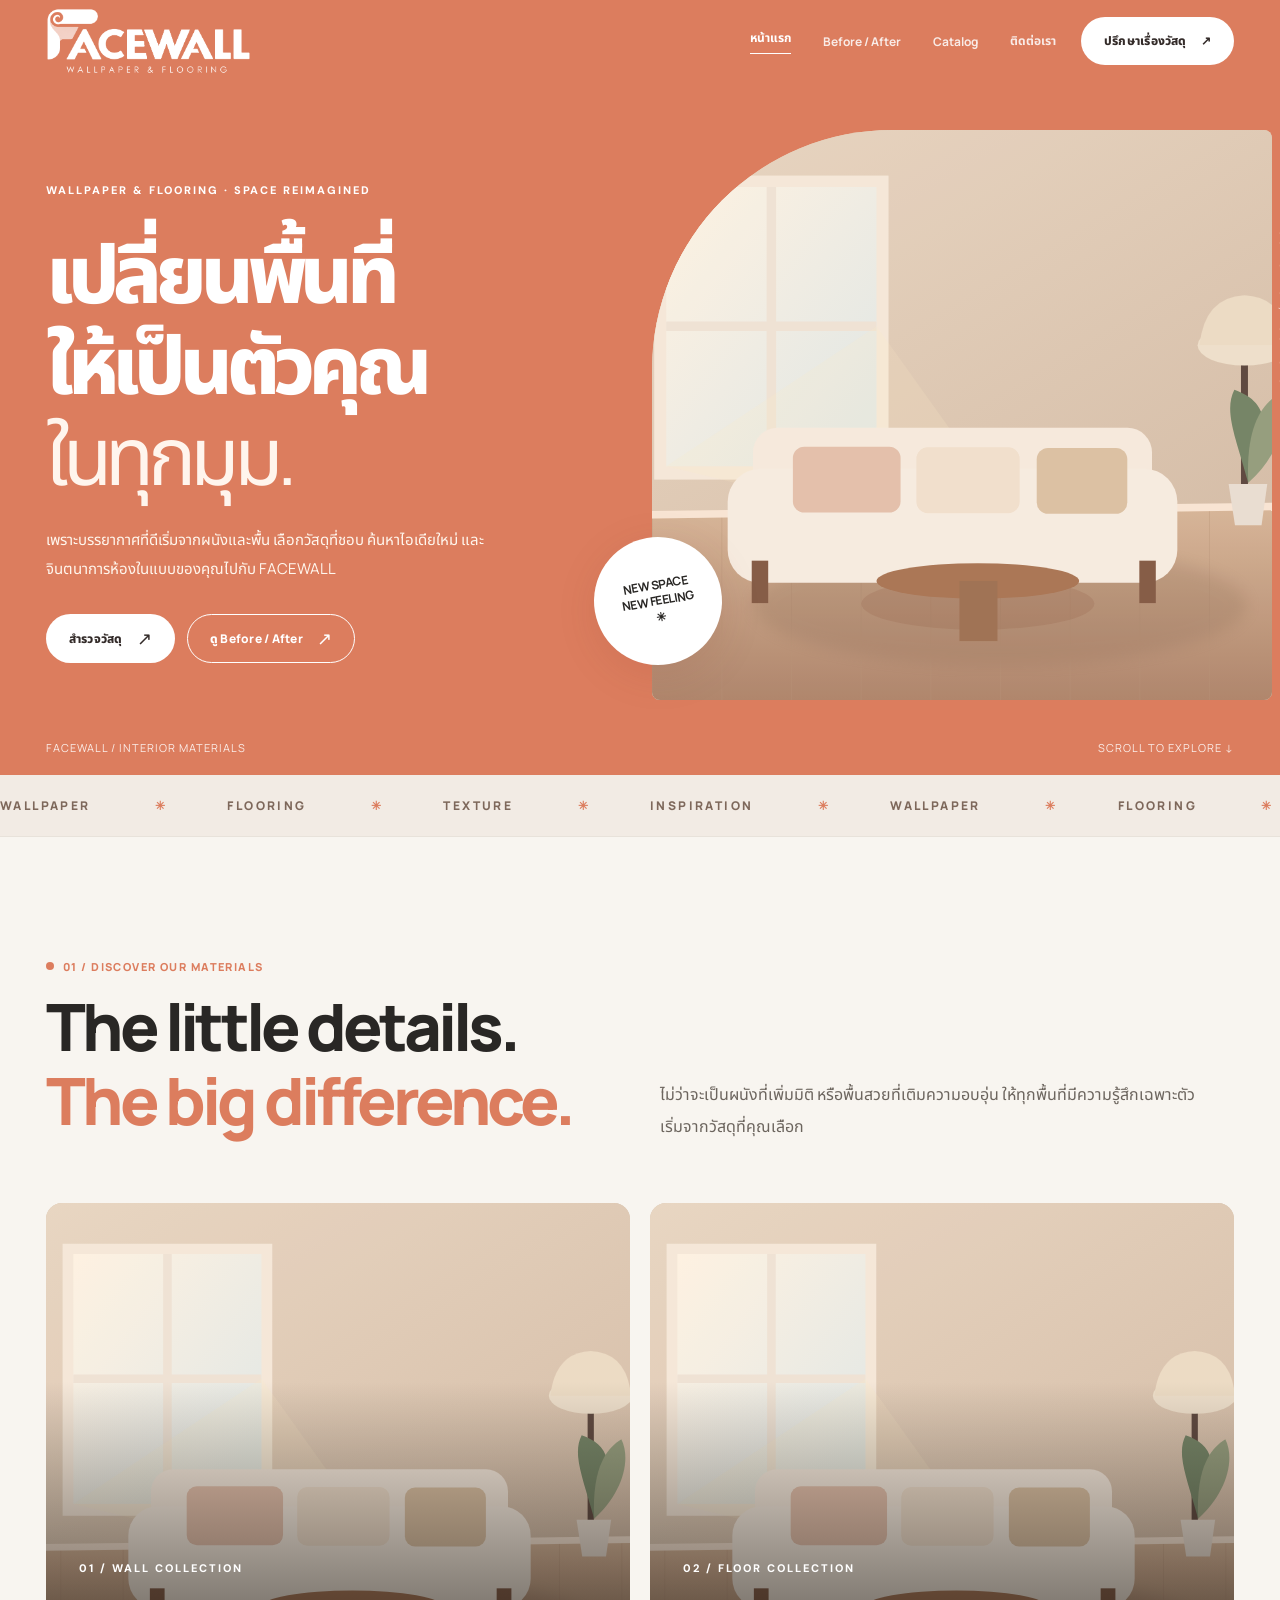
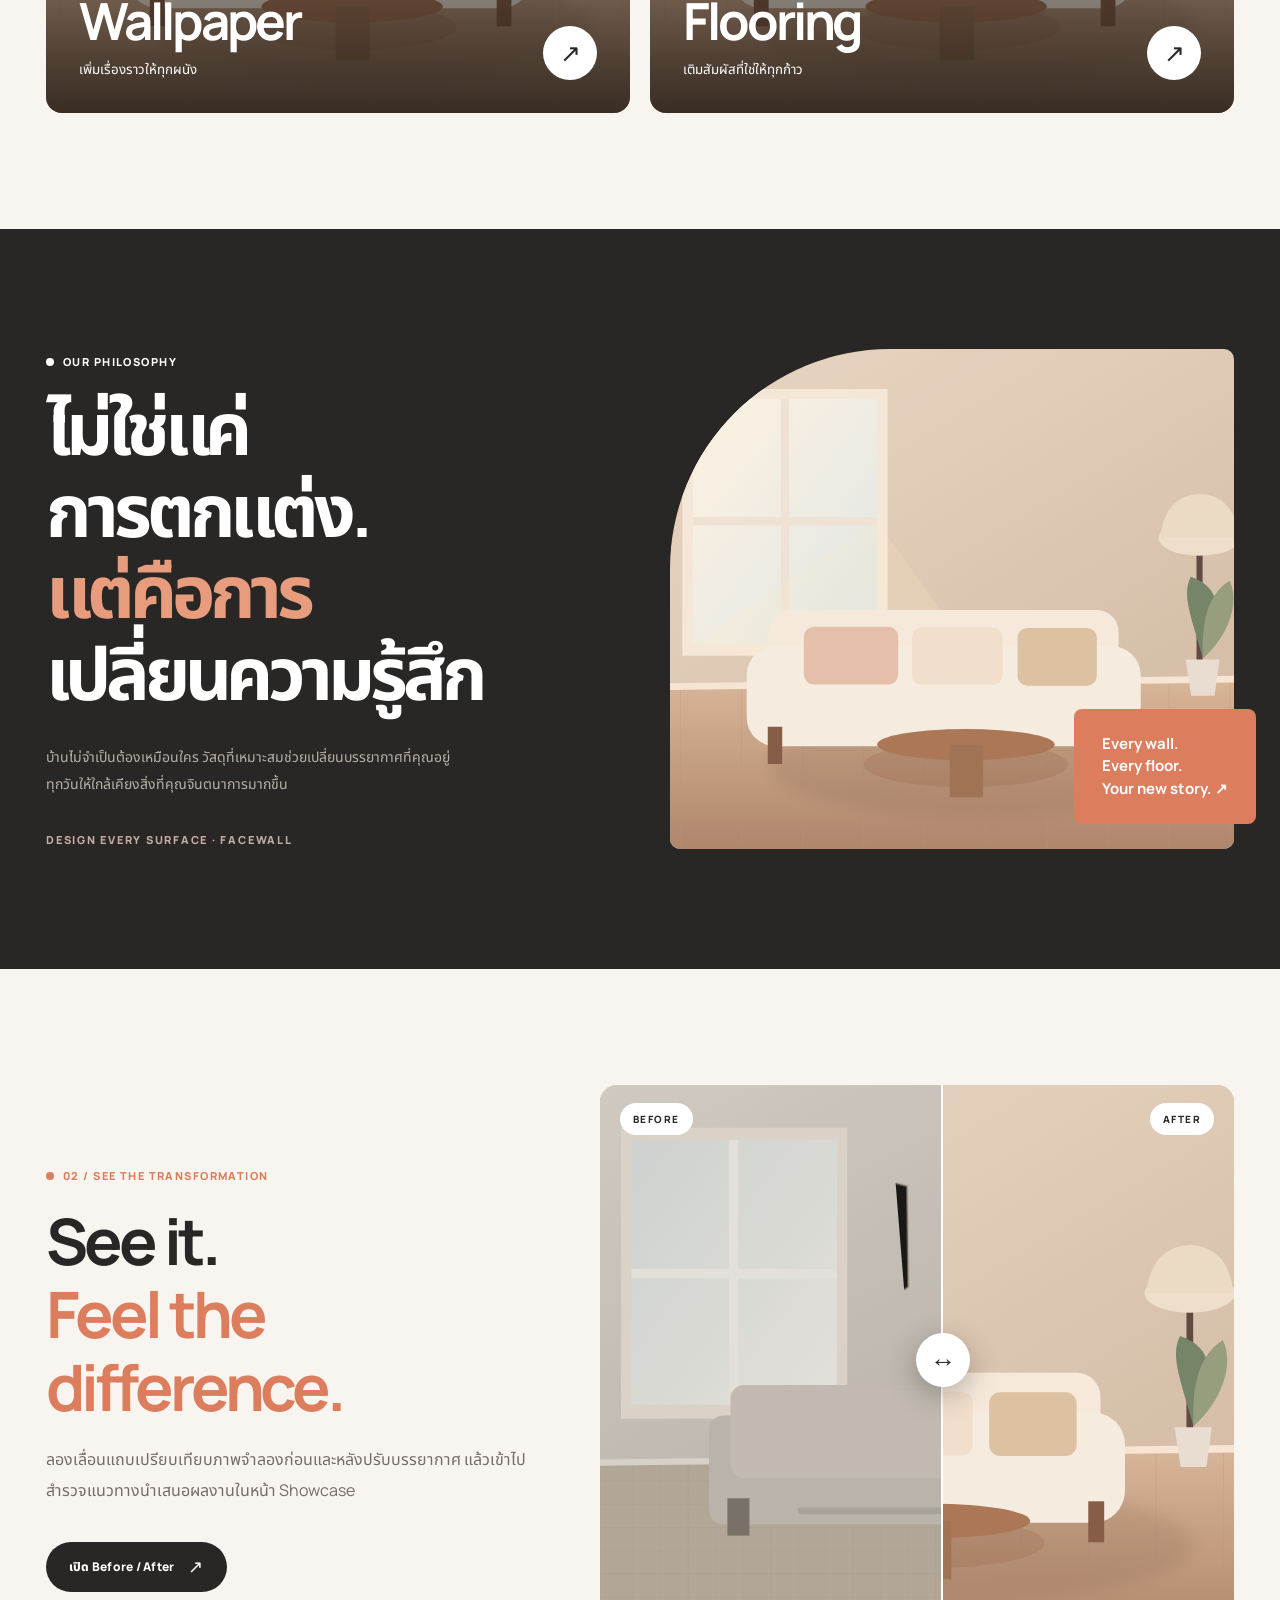
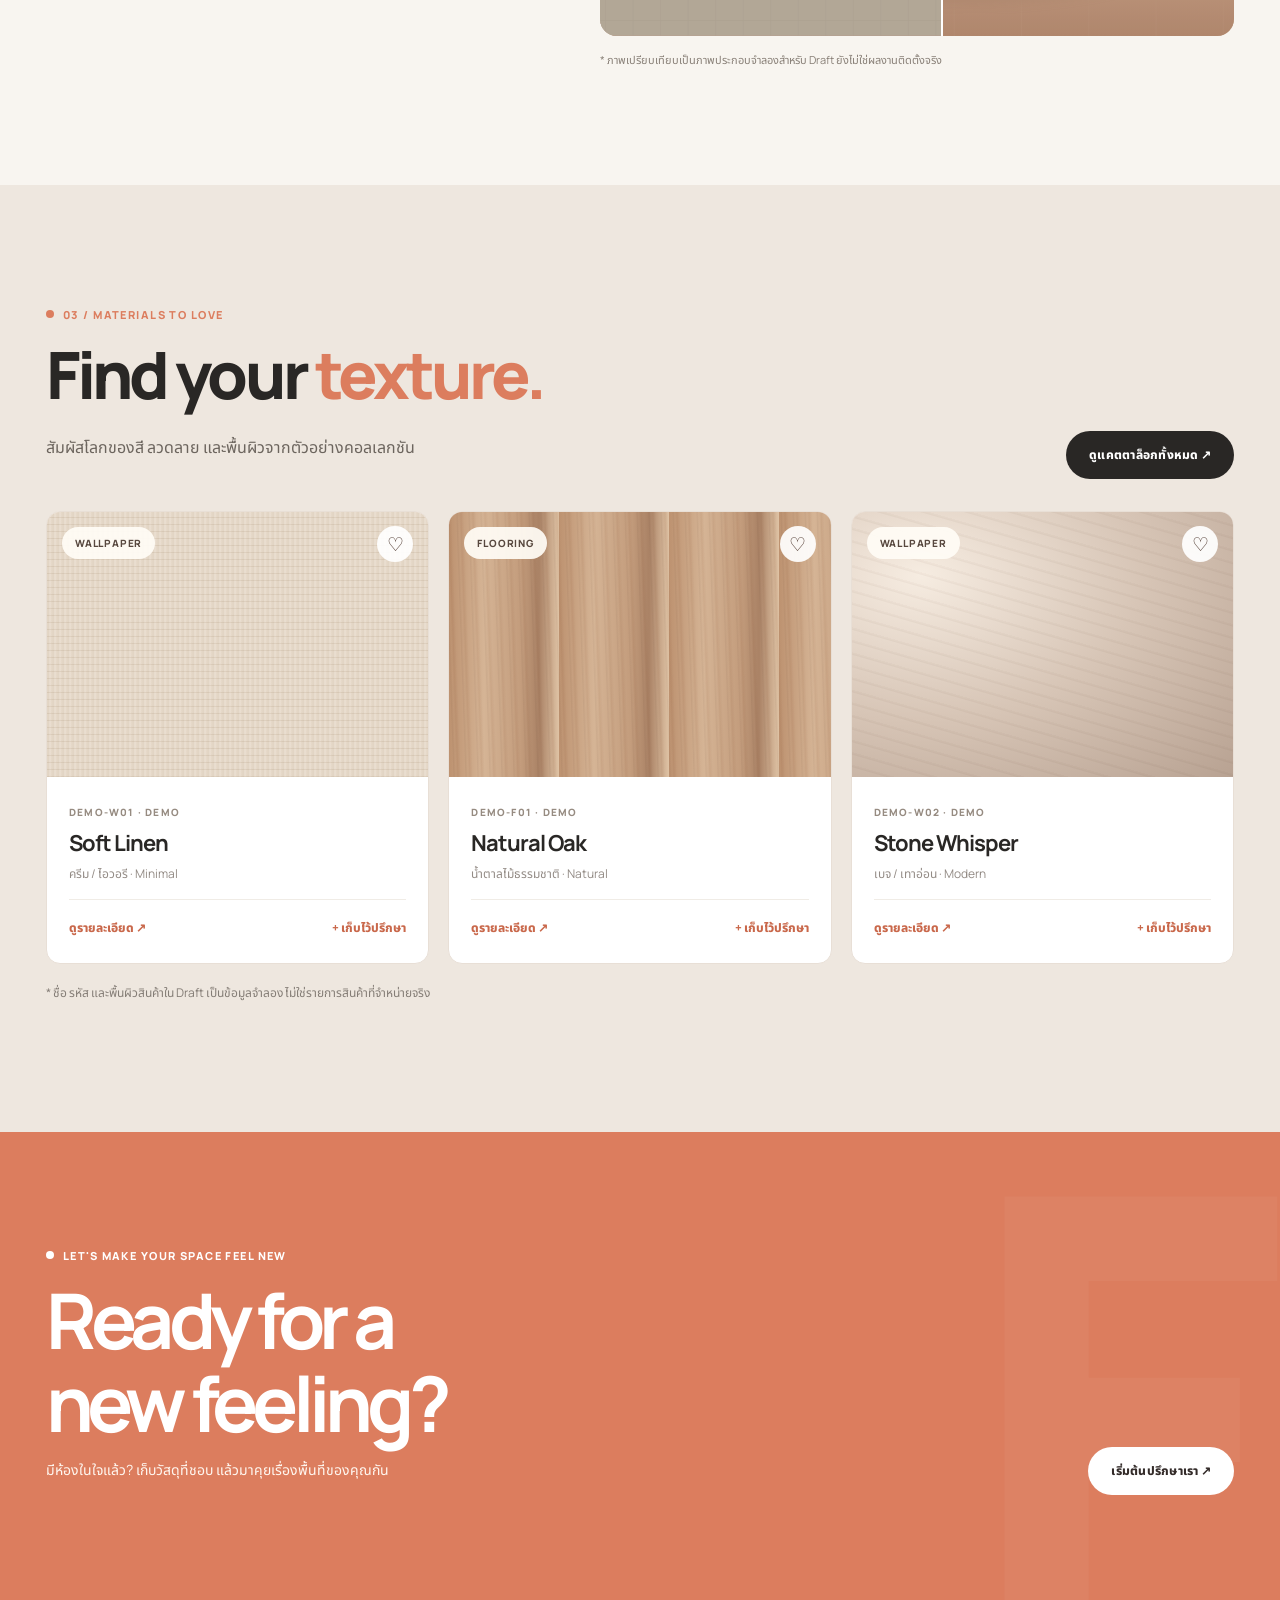
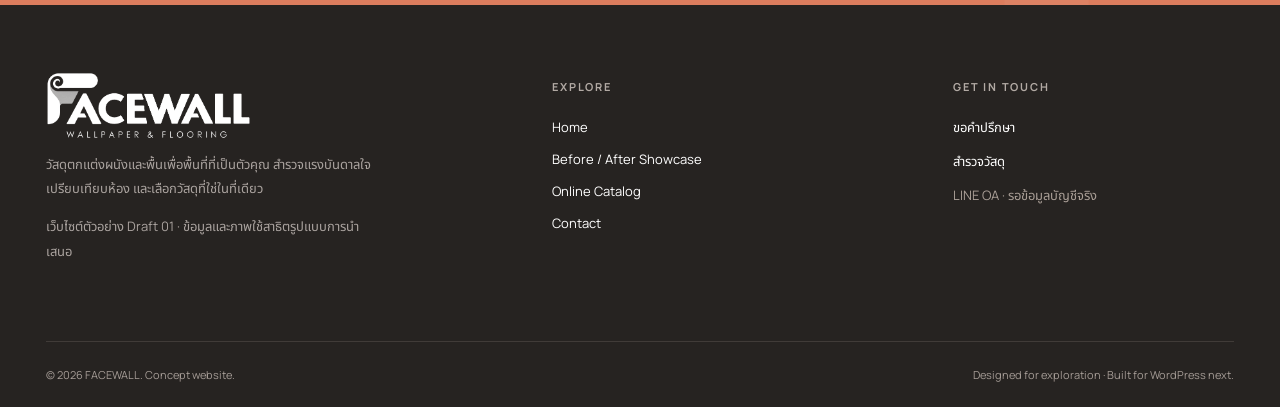
<file: index.html>
<!doctype html><html lang="th"><head><meta charset="utf-8"><meta name="viewport" content="width=device-width,initial-scale=1"><meta name="description" content="FACEWALL Wallpaper & Flooring — สำรวจไอเดียวัสดุตกแต่งผนังและพื้น"><meta name="robots" content="noindex,nofollow"><meta name="theme-color" content="#dc7d5e"><title>Home | FACEWALL</title><link rel="icon" type="image/svg+xml" href="assets/favicon.svg"><link rel="preconnect" href="https://fonts.googleapis.com"><link rel="preconnect" href="https://fonts.gstatic.com" crossorigin><link rel="stylesheet" href="css/style.css"></head><body data-page="home"><header class="site-header"><div class="nav container"><a class="logo-link" href="index.html" aria-label="FACEWALL Home"><img src="assets/facewall-logo-white.png" alt="FACEWALL — Wallpaper & Flooring"></a><nav class="nav-links" id="main-navigation" aria-label="เมนูหลัก"><a href="index.html" class="active" aria-current="page">หน้าแรก</a><a href="showcase.html" class="" >Before / After</a><a href="catalog.html" class="" >Catalog</a><a href="contact.html" class="" >ติดต่อเรา</a></nav><div class="nav-actions"><a href="contact.html" class="pill pill-white">ปรึกษาเรื่องวัสดุ <span aria-hidden="true">↗</span><span class="header-count" data-inquiry-count hidden>0</span></a><button class="mobile-menu-btn" type="button" id="menu-toggle" aria-label="เปิดเมนู" aria-expanded="false" aria-controls="main-navigation">☰</button></div></div></header><main id="main-content"><section class="hero"><div class="container hero-inner"><div class="hero-copy"><span class="eyebrow">WALLPAPER & FLOORING · SPACE REIMAGINED</span><h1>เปลี่ยนพื้นที่<br>ให้เป็น<span style="display:inline-block">ตัวคุณ</span><br><em>ในทุกมุม.</em></h1><p>เพราะบรรยากาศที่ดีเริ่มจากผนังและพื้น เลือกวัสดุที่ชอบ ค้นหาไอเดียใหม่ และจินตนาการห้องในแบบของคุณไปกับ FACEWALL</p><div class="hero-buttons"><a class="pill pill-white" href="catalog.html">สำรวจวัสดุ <span class="round-arrow">↗</span></a><a class="pill pill-outline" href="showcase.html">ดู Before / After <span class="round-arrow">↗</span></a></div></div><div class="hero-visual"><img class="room-img" src="https://images.unsplash.com/photo-1600210492486-724fe5c67fb0?auto=format&fit=crop&w=1400&q=82" alt="ภาพแรงบันดาลใจห้องนั่งเล่นอบอุ่น โทนธรรมชาติ" loading="eager" onerror="this.onerror=null;this.src='assets/room-illustration.svg'"><span class="hero-edge">YOUR SPACE, YOUR STORY</span><div class="hero-sticker"><b>NEW SPACE<br>NEW FEELING<br>✳</b></div></div><div class="hero-bottom"><span>FACEWALL / INTERIOR MATERIALS</span><span>SCROLL TO EXPLORE ↓</span></div></div></section>
<div class="ticker" aria-hidden="true"><div class="ticker-track"><span>WALLPAPER</span><span>FLOORING</span><span>TEXTURE</span><span>INSPIRATION</span><span>WALLPAPER</span><span>FLOORING</span><span>TEXTURE</span><span>INSPIRATION</span><span>WALLPAPER</span><span>FLOORING</span><span>TEXTURE</span><span>INSPIRATION</span><span>WALLPAPER</span><span>FLOORING</span><span>TEXTURE</span><span>INSPIRATION</span></div></div>
<section class="section"><div class="container"><div class="intro-grid reveal"><div><span class="tag accent">01 / DISCOVER OUR MATERIALS</span><h2 class="section-heading">The little details.<br><span class="accent">The big difference.</span></h2></div><p class="section-lead">ไม่ว่าจะเป็นผนังที่เพิ่มมิติ หรือพื้นสวยที่เติมความอบอุ่น ให้ทุกพื้นที่มีความรู้สึกเฉพาะตัว เริ่มจากวัสดุที่คุณเลือก</p></div><div class="category-grid"><a href="catalog.html?type=wallpaper" class="category-card reveal"><img class="" src="https://images.unsplash.com/photo-1616486338812-3dadae4b4ace?auto=format&fit=crop&w=1400&q=82" alt="ห้องโทนอ่อนสำหรับไอเดียวอลเปเปอร์" loading="lazy" onerror="this.onerror=null;this.src='assets/room-illustration.svg'"><div class="category-inner"><div><span class="eyebrow">01 / WALL COLLECTION</span><h3>Wallpaper</h3><small>เพิ่มเรื่องราวให้ทุกผนัง</small></div><span class="circle-icon">↗</span></div></a><a href="catalog.html?type=flooring" class="category-card reveal"><img class="" src="https://images.unsplash.com/photo-1600607687939-ce8a6c25118c?auto=format&fit=crop&w=1400&q=82" alt="ห้องตัวอย่างตกแต่งพื้นไม้" loading="lazy" onerror="this.onerror=null;this.src='assets/room-illustration.svg'"><div class="category-inner"><div><span class="eyebrow">02 / FLOOR COLLECTION</span><h3>Flooring</h3><small>เติมสัมผัสที่ใช่ให้ทุกก้าว</small></div><span class="circle-icon">↗</span></div></a></div></div></section>
<section class="big-statement"><div class="container statement-grid"><div class="reveal"><span class="tag">OUR PHILOSOPHY</span><h2>ไม่ใช่แค่<br>การตกแต่ง.<br><span style="color:#e69c7d">แต่คือการ</span><br>เปลี่ยนความรู้สึก</h2><p>บ้านไม่จำเป็นต้องเหมือนใคร วัสดุที่เหมาะสมช่วยเปลี่ยนบรรยากาศที่คุณอยู่ทุกวันให้ใกล้เคียงสิ่งที่คุณจินตนาการมากขึ้น</p><div style="margin-top:30px"><span class="small-index">DESIGN EVERY SURFACE · FACEWALL</span></div></div><div class="statement-image reveal"><img class="" src="https://images.unsplash.com/photo-1616486338812-3dadae4b4ace?auto=format&fit=crop&w=1400&q=82" alt="ตัวอย่างห้องแต่งผนังและพื้นโทนละมุน" loading="lazy" onerror="this.onerror=null;this.src='assets/room-illustration.svg'"><div class="quote-badge">Every wall.<br>Every floor.<br>Your new story. ↗</div></div></div></section>
<section class="section"><div class="container feature-stage"><div class="reveal"><span class="tag accent">02 / SEE THE TRANSFORMATION</span><h2>See it.<br><span class="accent">Feel the difference.</span></h2><p>ลองเลื่อนแถบเปรียบเทียบภาพจำลองก่อนและหลังปรับบรรยากาศ แล้วเข้าไปสำรวจแนวทางนำเสนอผลงานในหน้า Showcase</p><a class="pill pill-dark" href="showcase.html">เปิด Before / After <span class="round-arrow">↗</span></a></div><div class="reveal"><div class="compare" style="--split:54%" data-compare><img class="compare-img" src="assets/room-illustration.svg" alt="ภาพห้องตัวอย่างหลังปรับบรรยากาศ"><img class="compare-img compare-before" src="assets/room-before.svg" alt="ภาพห้องตัวอย่างก่อนปรับบรรยากาศ"><span class="compare-label before">BEFORE</span><span class="compare-label after">AFTER</span><span class="compare-handle"></span><input class="compare-range" type="range" min="0" max="100" value="54" aria-label="ลากเปรียบเทียบภาพก่อนและหลัง"></div><span class="compare-caption">* ภาพเปรียบเทียบเป็นภาพประกอบจำลองสำหรับ Draft ยังไม่ใช่ผลงานติดตั้งจริง</span></div></div></section>
<section class="section products-band"><div class="container"><div class="products-header reveal"><div><span class="tag accent">03 / MATERIALS TO LOVE</span><h2 class="section-heading">Find your <span class="accent">texture.</span></h2><p class="section-lead">สัมผัสโลกของสี ลวดลาย และพื้นผิวจากตัวอย่างคอลเลกชัน</p></div><a href="catalog.html" class="pill pill-dark">ดูแคตตาล็อกทั้งหมด ↗</a></div><div class="product-grid" id="home-products"></div><p class="meta" style="margin-top:18px">* ชื่อ รหัส และพื้นผิวสินค้าใน Draft เป็นข้อมูลจำลอง ไม่ใช่รายการสินค้าที่จำหน่ายจริง</p></div></section>
<section class="cta-banner"><div class="container"><div class="reveal"><span class="tag">LET'S MAKE YOUR SPACE FEEL NEW</span><h2>Ready for a<br>new feeling?</h2><p style="color:#fff7f0;font-size:14px">มีห้องในใจแล้ว? เก็บวัสดุที่ชอบ แล้วมาคุยเรื่องพื้นที่ของคุณกัน</p></div><a href="contact.html" class="pill pill-white">เริ่มต้นปรึกษาเรา ↗</a></div></section></main><footer class="site-footer"><div class="container"><div class="footer-grid"><div><a href="index.html"><img class="footer-logo" src="assets/facewall-logo-white.png" alt="FACEWALL Wallpaper & Flooring"></a><p>วัสดุตกแต่งผนังและพื้นเพื่อพื้นที่ที่เป็นตัวคุณ สำรวจแรงบันดาลใจ เปรียบเทียบห้อง และเลือกวัสดุที่ใช่ในที่เดียว</p><p class="meta">เว็บไซต์ตัวอย่าง Draft 01 · ข้อมูลและภาพใช้สาธิตรูปแบบการนำเสนอ</p></div><div><h4>EXPLORE</h4><div class="footer-links"><a href="index.html">Home</a><a href="showcase.html">Before / After Showcase</a><a href="catalog.html">Online Catalog</a><a href="contact.html">Contact</a></div></div><div><h4>GET IN TOUCH</h4><div class="footer-links"><a href="contact.html">ขอคำปรึกษา</a><a href="catalog.html">สำรวจวัสดุ</a><span style="color:#a99e96">LINE OA · รอข้อมูลบัญชีจริง</span></div></div></div><div class="footer-end"><span>© <span id="year">2026</span> <span data-brand-name>FACEWALL</span>. Concept website.</span><span>Designed for exploration · Built for WordPress next.</span></div></div></footer><div id="toast" class="toast" role="status" aria-live="polite"></div><script src="js/config.js"></script><script src="js/products.js"></script><script src="js/app.js"></script></body></html>
</file>
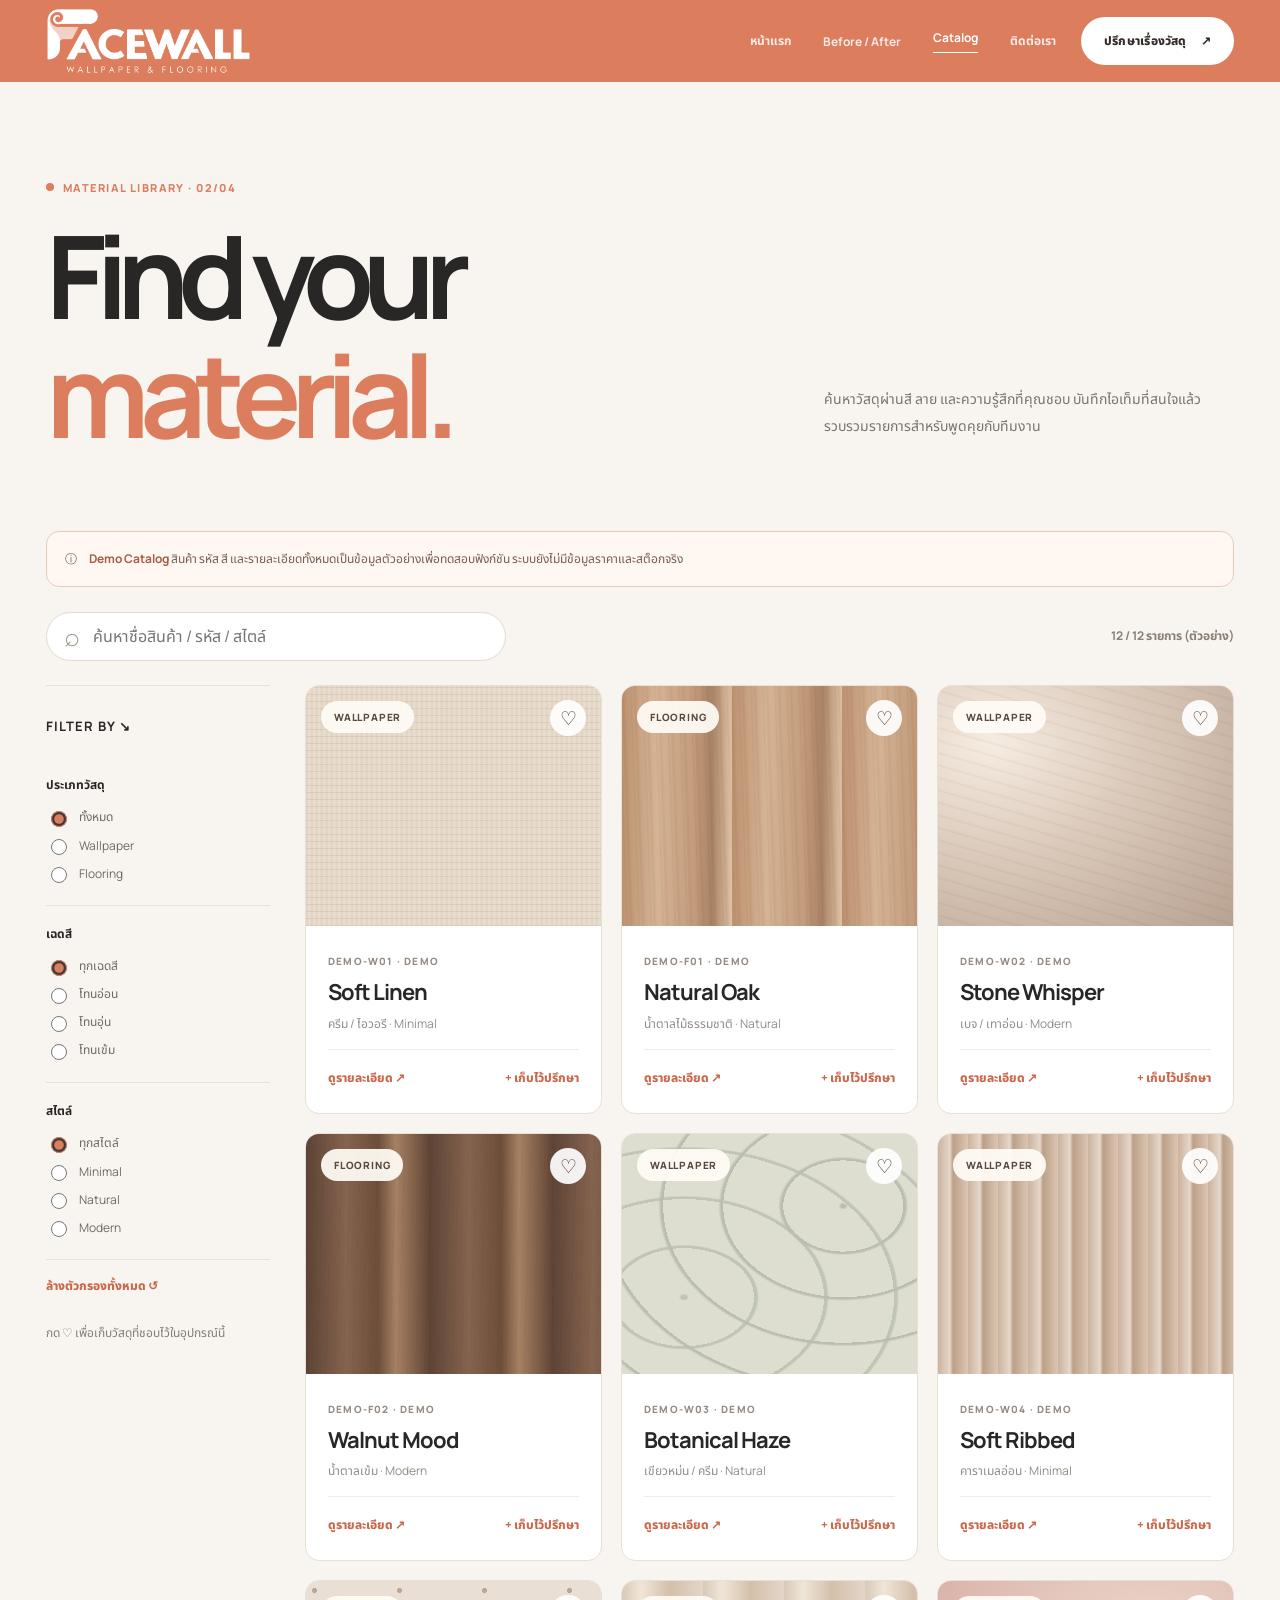
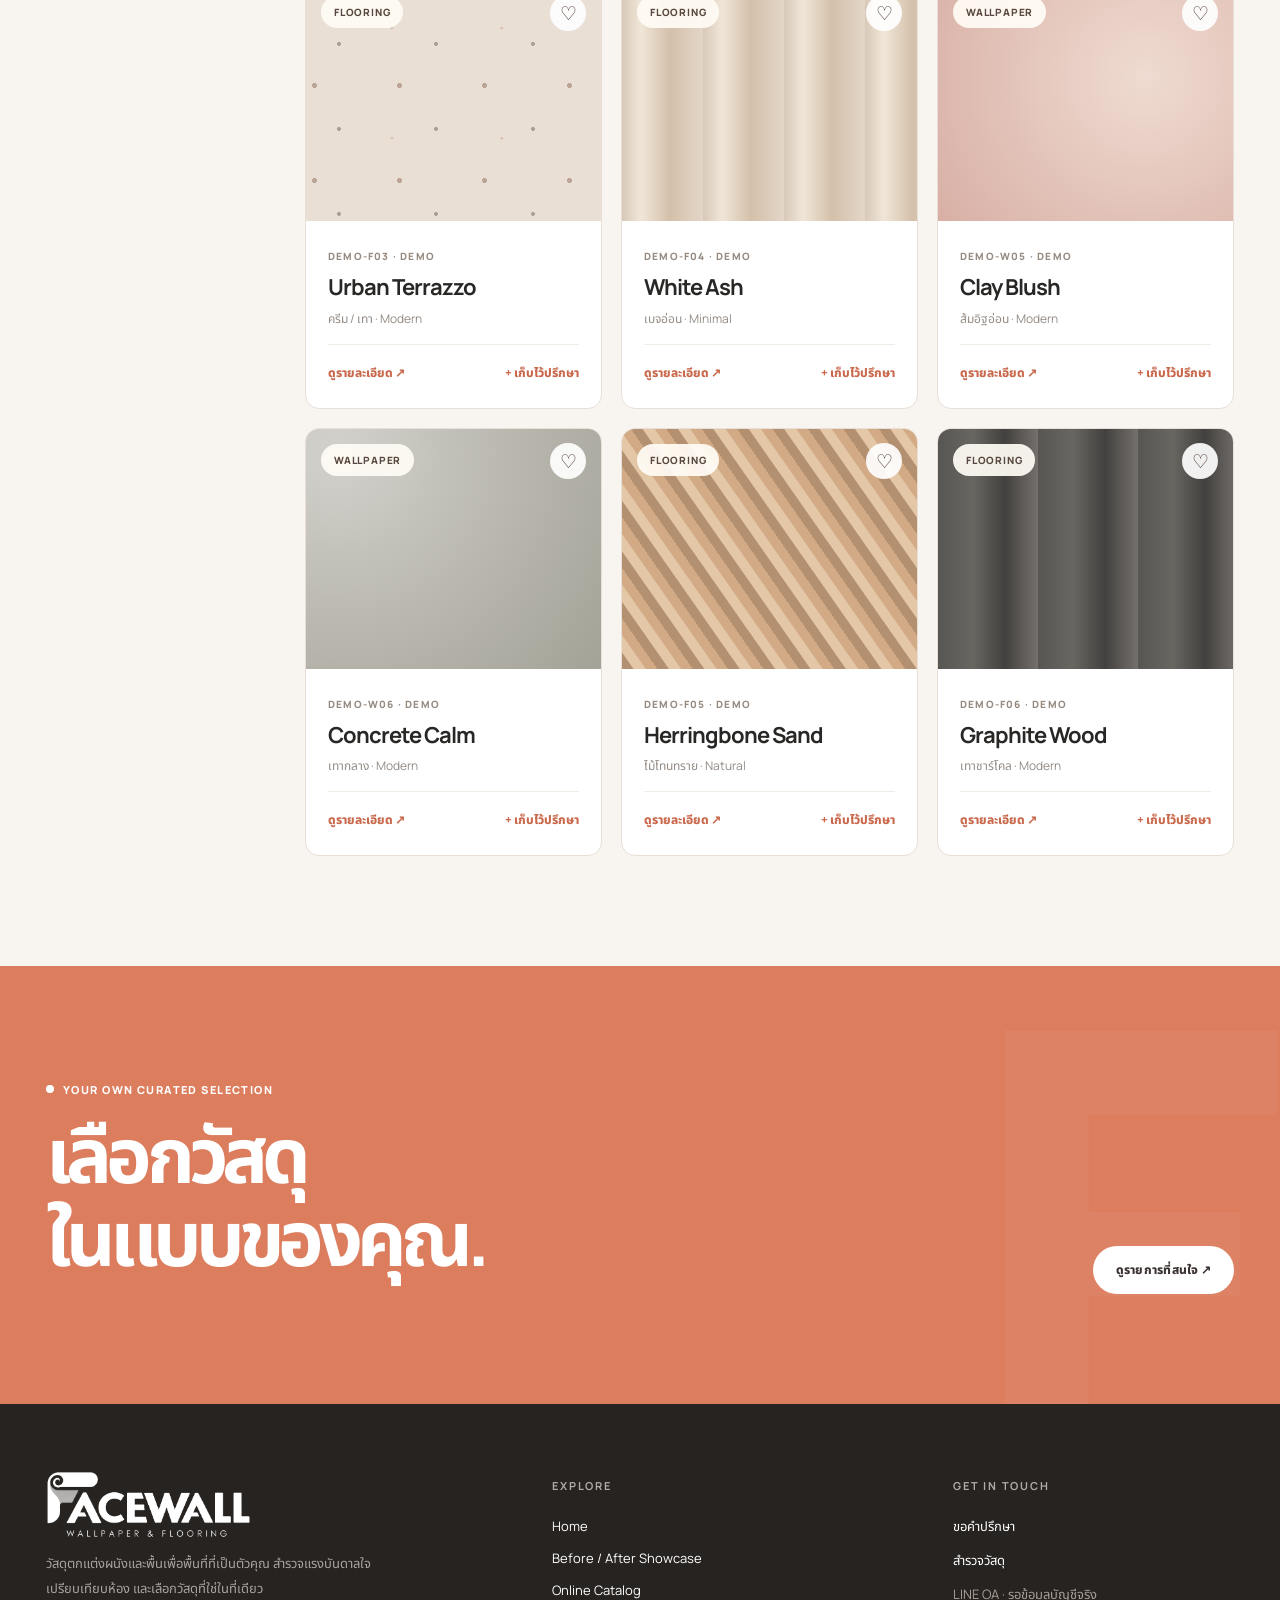
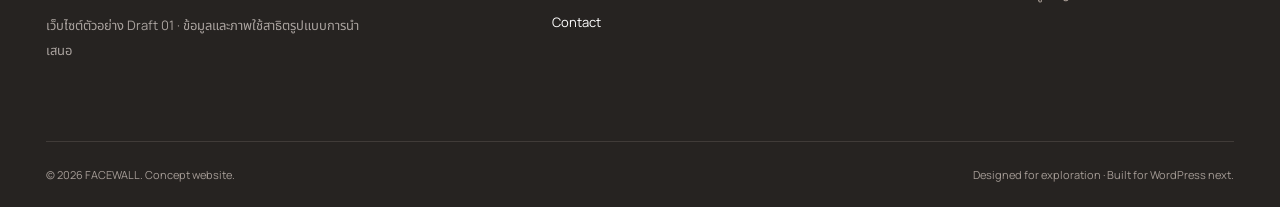
<file: catalog.html>
<!doctype html><html lang="th"><head><meta charset="utf-8"><meta name="viewport" content="width=device-width,initial-scale=1"><meta name="description" content="ค้นหาตัวอย่างวอลเปเปอร์และพื้น กรองสี สไตล์ และรวบรวมวัสดุที่สนใจ"><meta name="robots" content="noindex,nofollow"><meta name="theme-color" content="#dc7d5e"><title>Catalog Online | FACEWALL</title><link rel="icon" type="image/svg+xml" href="assets/favicon.svg"><link rel="preconnect" href="https://fonts.googleapis.com"><link rel="preconnect" href="https://fonts.gstatic.com" crossorigin><link rel="stylesheet" href="css/style.css"></head><body data-page="catalog"><header class="site-header"><div class="nav container"><a class="logo-link" href="index.html" aria-label="FACEWALL Home"><img src="assets/facewall-logo-white.png" alt="FACEWALL — Wallpaper & Flooring"></a><nav class="nav-links" id="main-navigation" aria-label="เมนูหลัก"><a href="index.html" class="" >หน้าแรก</a><a href="showcase.html" class="" >Before / After</a><a href="catalog.html" class="active" aria-current="page">Catalog</a><a href="contact.html" class="" >ติดต่อเรา</a></nav><div class="nav-actions"><a href="contact.html" class="pill pill-white">ปรึกษาเรื่องวัสดุ <span aria-hidden="true">↗</span><span class="header-count" data-inquiry-count hidden>0</span></a><button class="mobile-menu-btn" type="button" id="menu-toggle" aria-label="เปิดเมนู" aria-expanded="false" aria-controls="main-navigation">☰</button></div></div></header><main id="main-content"><section class="page-hero"><div class="container"><span class="tag accent">MATERIAL LIBRARY · 02/04</span><div class="top-row"><h1>Find your<br><b>material.</b></h1><p>ค้นหาวัสดุผ่านสี ลาย และความรู้สึกที่คุณชอบ บันทึกไอเท็มที่สนใจแล้วรวบรวมรายการสำหรับพูดคุยกับทีมงาน</p></div></div></section><section class="catalog-wrap"><div class="container"><div class="notice" style="margin-bottom:25px"><span>ⓘ</span><div><strong>Demo Catalog</strong> สินค้า รหัส สี และรายละเอียดทั้งหมดเป็นข้อมูลตัวอย่างเพื่อทดสอบฟังก์ชัน ระบบยังไม่มีข้อมูลราคาและสต็อกจริง</div></div><div class="catalog-toolbar"><div class="search-wrap"><input type="search" id="catalog-search" placeholder="ค้นหาชื่อสินค้า / รหัส / สไตล์" aria-label="ค้นหาสินค้า"></div><div class="catalog-count" id="product-count" aria-live="polite">กำลังโหลดสินค้า...</div></div><div class="catalog-layout"><aside class="filters-panel"><h3>FILTER BY ↘</h3><div class="filters-columns"><div class="filter-block"><h4>ประเภทวัสดุ</h4><div class="option-list"><label><input type="radio" name="product-type" value="all" checked> ทั้งหมด</label><label><input type="radio" name="product-type" value="wallpaper"> Wallpaper</label><label><input type="radio" name="product-type" value="flooring"> Flooring</label></div></div><div class="filter-block"><h4>เฉดสี</h4><div class="option-list"><label><input type="radio" name="product-color" value="all" checked> ทุกเฉดสี</label><label><input type="radio" name="product-color" value="light"> โทนอ่อน</label><label><input type="radio" name="product-color" value="warm"> โทนอุ่น</label><label><input type="radio" name="product-color" value="dark"> โทนเข้ม</label></div></div><div class="filter-block"><h4>สไตล์</h4><div class="option-list"><label><input type="radio" name="product-style" value="all" checked> ทุกสไตล์</label><label><input type="radio" name="product-style" value="minimal"> Minimal</label><label><input type="radio" name="product-style" value="natural"> Natural</label><label><input type="radio" name="product-style" value="modern"> Modern</label></div></div></div><button class="filter-reset" id="reset-filters">ล้างตัวกรองทั้งหมด ↺</button><div class="meta" style="margin-top:10px">กด ♡ เพื่อเก็บวัสดุที่ชอบไว้ในอุปกรณ์นี้</div></aside><div><div class="product-grid" id="catalog-products"></div></div></div></div></section><div class="modal-backdrop" id="product-modal" role="dialog" aria-modal="true" aria-labelledby="modal-title" aria-hidden="true"><div class="modal-box"><div class="modal-visual texture" id="modal-visual"></div><div class="modal-details"><button class="modal-close" aria-label="ปิดรายละเอียดสินค้า" type="button" id="modal-close">×</button><span class="tag accent" id="modal-category">WALLPAPER</span><h2 id="modal-title"></h2><p id="modal-desc"></p><div class="modal-spec"><div><span>รหัสตัวอย่าง</span><strong id="modal-code"></strong></div><div><span>โทนสี</span><strong id="modal-color"></strong></div><div><span>สไตล์</span><strong id="modal-style"></strong></div><div><span>สถานะ</span><strong>DEMO / ไม่มีราคา</strong></div></div><div class="modal-actions"><button class="pill pill-coral" type="button" id="modal-add">+ เพิ่มรายการปรึกษา</button><button class="pill pill-plain" type="button" id="modal-save">♡ บันทึก</button></div><p class="meta" style="margin-top:17px">รายละเอียดนี้เป็นเพียงข้อมูลจำลองสำหรับทดสอบ UI</p></div></div></div><section class="cta-banner"><div class="container"><div><span class="tag">YOUR OWN CURATED SELECTION</span><h2>เลือกวัสดุ<br>ในแบบของคุณ.</h2></div><a href="contact.html" class="pill pill-white">ดูรายการที่สนใจ ↗</a></div></section></main><footer class="site-footer"><div class="container"><div class="footer-grid"><div><a href="index.html"><img class="footer-logo" src="assets/facewall-logo-white.png" alt="FACEWALL Wallpaper & Flooring"></a><p>วัสดุตกแต่งผนังและพื้นเพื่อพื้นที่ที่เป็นตัวคุณ สำรวจแรงบันดาลใจ เปรียบเทียบห้อง และเลือกวัสดุที่ใช่ในที่เดียว</p><p class="meta">เว็บไซต์ตัวอย่าง Draft 01 · ข้อมูลและภาพใช้สาธิตรูปแบบการนำเสนอ</p></div><div><h4>EXPLORE</h4><div class="footer-links"><a href="index.html">Home</a><a href="showcase.html">Before / After Showcase</a><a href="catalog.html">Online Catalog</a><a href="contact.html">Contact</a></div></div><div><h4>GET IN TOUCH</h4><div class="footer-links"><a href="contact.html">ขอคำปรึกษา</a><a href="catalog.html">สำรวจวัสดุ</a><span style="color:#a99e96">LINE OA · รอข้อมูลบัญชีจริง</span></div></div></div><div class="footer-end"><span>© <span id="year">2026</span> <span data-brand-name>FACEWALL</span>. Concept website.</span><span>Designed for exploration · Built for WordPress next.</span></div></div></footer><div id="toast" class="toast" role="status" aria-live="polite"></div><script src="js/config.js"></script><script src="js/products.js"></script><script src="js/app.js"></script></body></html>
</file>
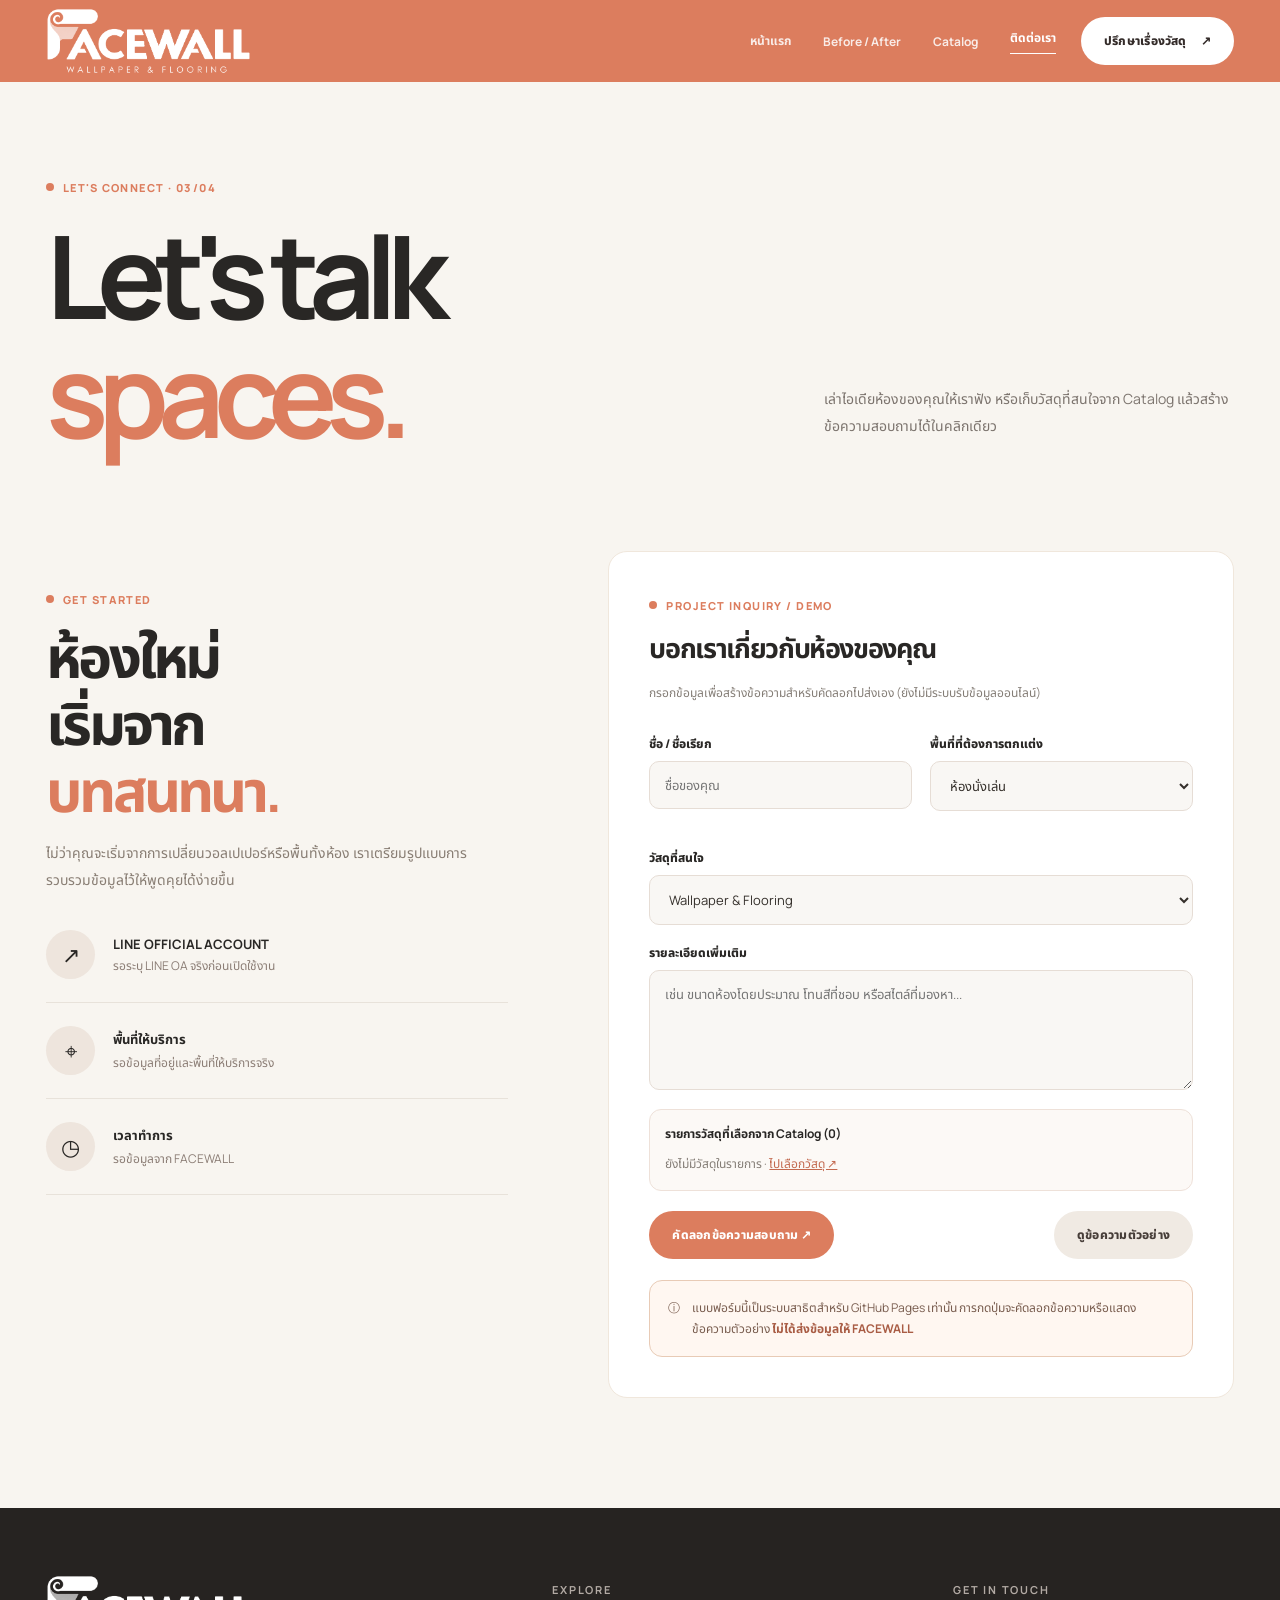
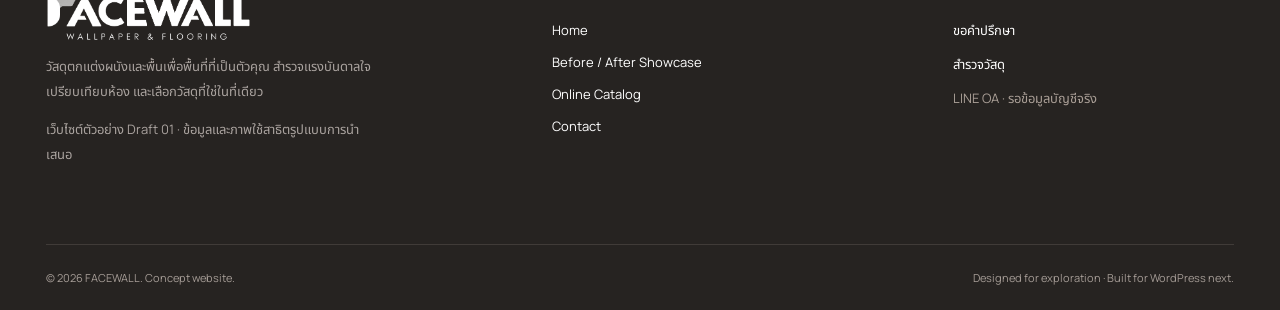
<file: contact.html>
<!doctype html><html lang="th"><head><meta charset="utf-8"><meta name="viewport" content="width=device-width,initial-scale=1"><meta name="description" content="ทดลองเตรียมข้อความสอบถามวัสดุตกแต่งกับ FACEWALL"><meta name="robots" content="noindex,nofollow"><meta name="theme-color" content="#dc7d5e"><title>Contact | FACEWALL</title><link rel="icon" type="image/svg+xml" href="assets/favicon.svg"><link rel="preconnect" href="https://fonts.googleapis.com"><link rel="preconnect" href="https://fonts.gstatic.com" crossorigin><link rel="stylesheet" href="css/style.css"></head><body data-page="contact"><header class="site-header"><div class="nav container"><a class="logo-link" href="index.html" aria-label="FACEWALL Home"><img src="assets/facewall-logo-white.png" alt="FACEWALL — Wallpaper & Flooring"></a><nav class="nav-links" id="main-navigation" aria-label="เมนูหลัก"><a href="index.html" class="" >หน้าแรก</a><a href="showcase.html" class="" >Before / After</a><a href="catalog.html" class="" >Catalog</a><a href="contact.html" class="active" aria-current="page">ติดต่อเรา</a></nav><div class="nav-actions"><a href="contact.html" class="pill pill-white">ปรึกษาเรื่องวัสดุ <span aria-hidden="true">↗</span><span class="header-count" data-inquiry-count hidden>0</span></a><button class="mobile-menu-btn" type="button" id="menu-toggle" aria-label="เปิดเมนู" aria-expanded="false" aria-controls="main-navigation">☰</button></div></div></header><main id="main-content"><section class="page-hero"><div class="container"><span class="tag accent">LET'S CONNECT · 03/04</span><div class="top-row"><h1>Let's talk<br><b>spaces.</b></h1><p>เล่าไอเดียห้องของคุณให้เราฟัง หรือเก็บวัสดุที่สนใจจาก Catalog แล้วสร้างข้อความสอบถามได้ในคลิกเดียว</p></div></div></section><section class="contact-section"><div class="container contact-grid"><div class="contact-info"><span class="tag accent">GET STARTED</span><h2>ห้องใหม่<br>เริ่มจาก<br><span class="accent">บทสนทนา.</span></h2><p>ไม่ว่าคุณจะเริ่มจากการเปลี่ยนวอลเปเปอร์หรือพื้นทั้งห้อง เราเตรียมรูปแบบการรวบรวมข้อมูลไว้ให้พูดคุยได้ง่ายขึ้น</p><div class="contact-method"><span class="icon">↗</span><div><strong>LINE OFFICIAL ACCOUNT</strong><small>รอระบุ LINE OA จริงก่อนเปิดใช้งาน</small></div></div><div class="contact-method"><span class="icon">⌖</span><div><strong>พื้นที่ให้บริการ</strong><small>รอข้อมูลที่อยู่และพื้นที่ให้บริการจริง</small></div></div><div class="contact-method"><span class="icon">◷</span><div><strong>เวลาทำการ</strong><small>รอข้อมูลจาก FACEWALL</small></div></div></div><div class="contact-form"><span class="tag accent">PROJECT INQUIRY / DEMO</span><h3 style="margin-top:15px">บอกเราเกี่ยวกับห้องของคุณ</h3><p class="meta">กรอกข้อมูลเพื่อสร้างข้อความสำหรับคัดลอกไปส่งเอง (ยังไม่มีระบบรับข้อมูลออนไลน์)</p><form id="inquiry-form"><div class="form-grid"><div class="field"><label for="client-name">ชื่อ / ชื่อเรียก</label><input id="client-name" name="client-name" placeholder="ชื่อของคุณ" autocomplete="name"></div><div class="field"><label for="room-type">พื้นที่ที่ต้องการตกแต่ง</label><select id="room-type" name="room-type"><option value="ห้องนั่งเล่น">ห้องนั่งเล่น</option><option value="ห้องนอน">ห้องนอน</option><option value="ห้องทำงาน">ห้องทำงาน</option><option value="พื้นที่ร้านค้า / สำนักงาน">ร้านค้า / สำนักงาน</option><option value="พื้นที่อื่น ๆ">พื้นที่อื่น ๆ</option></select></div></div><div class="field"><label for="material-type">วัสดุที่สนใจ</label><select id="material-type" name="material-type"><option value="Wallpaper & Flooring">Wallpaper & Flooring</option><option value="Wallpaper">Wallpaper</option><option value="Flooring">Flooring</option><option value="ยังไม่แน่ใจ">ยังไม่แน่ใจ</option></select></div><div class="field"><label for="project-detail">รายละเอียดเพิ่มเติม</label><textarea id="project-detail" name="project-detail" placeholder="เช่น ขนาดห้องโดยประมาณ โทนสีที่ชอบ หรือสไตล์ที่มองหา..."></textarea></div><div class="selected-products"><strong>รายการวัสดุที่เลือกจาก Catalog <span id="selected-count">(0)</span></strong><div id="selected-products-list" class="meta">ยังไม่มีวัสดุในรายการ · <a style="color:#c36a50;text-decoration:underline" href="catalog.html">ไปเลือกวัสดุ ↗</a></div></div><div class="form-actions"><button class="pill pill-coral" type="submit">คัดลอกข้อความสอบถาม ↗</button><button class="pill pill-plain" type="button" id="preview-request">ดูข้อความตัวอย่าง</button></div><div id="request-preview" class="meta" style="display:none;white-space:pre-wrap;background:#f9f5f0;padding:18px;border-radius:12px;margin-top:20px"></div></form><div class="notice" style="margin-top:21px"><span>ⓘ</span><div>แบบฟอร์มนี้เป็นระบบสาธิตสำหรับ GitHub Pages เท่านั้น การกดปุ่มจะคัดลอกข้อความหรือแสดงข้อความตัวอย่าง <strong>ไม่ได้ส่งข้อมูลให้ FACEWALL</strong></div></div></div></div></section></main><footer class="site-footer"><div class="container"><div class="footer-grid"><div><a href="index.html"><img class="footer-logo" src="assets/facewall-logo-white.png" alt="FACEWALL Wallpaper & Flooring"></a><p>วัสดุตกแต่งผนังและพื้นเพื่อพื้นที่ที่เป็นตัวคุณ สำรวจแรงบันดาลใจ เปรียบเทียบห้อง และเลือกวัสดุที่ใช่ในที่เดียว</p><p class="meta">เว็บไซต์ตัวอย่าง Draft 01 · ข้อมูลและภาพใช้สาธิตรูปแบบการนำเสนอ</p></div><div><h4>EXPLORE</h4><div class="footer-links"><a href="index.html">Home</a><a href="showcase.html">Before / After Showcase</a><a href="catalog.html">Online Catalog</a><a href="contact.html">Contact</a></div></div><div><h4>GET IN TOUCH</h4><div class="footer-links"><a href="contact.html">ขอคำปรึกษา</a><a href="catalog.html">สำรวจวัสดุ</a><span style="color:#a99e96">LINE OA · รอข้อมูลบัญชีจริง</span></div></div></div><div class="footer-end"><span>© <span id="year">2026</span> <span data-brand-name>FACEWALL</span>. Concept website.</span><span>Designed for exploration · Built for WordPress next.</span></div></div></footer><div id="toast" class="toast" role="status" aria-live="polite"></div><script src="js/config.js"></script><script src="js/products.js"></script><script src="js/app.js"></script></body></html>
</file>
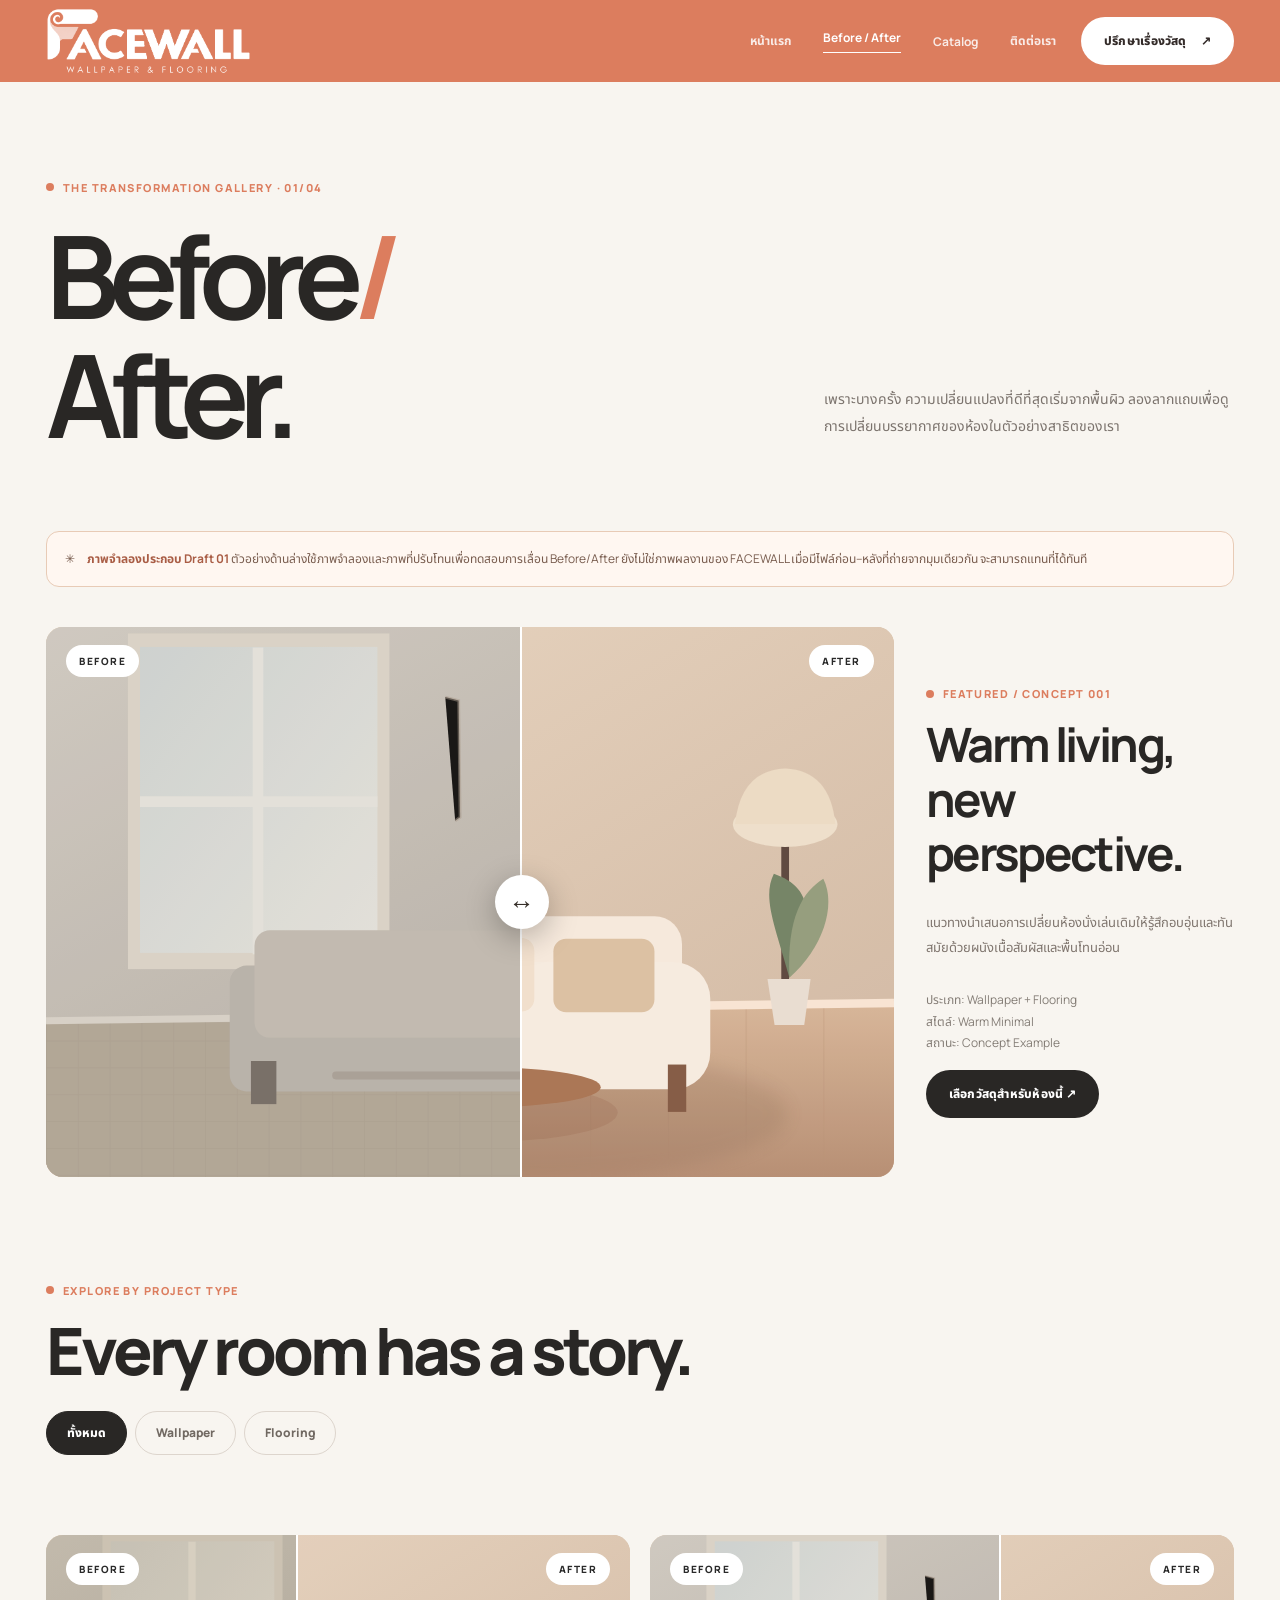
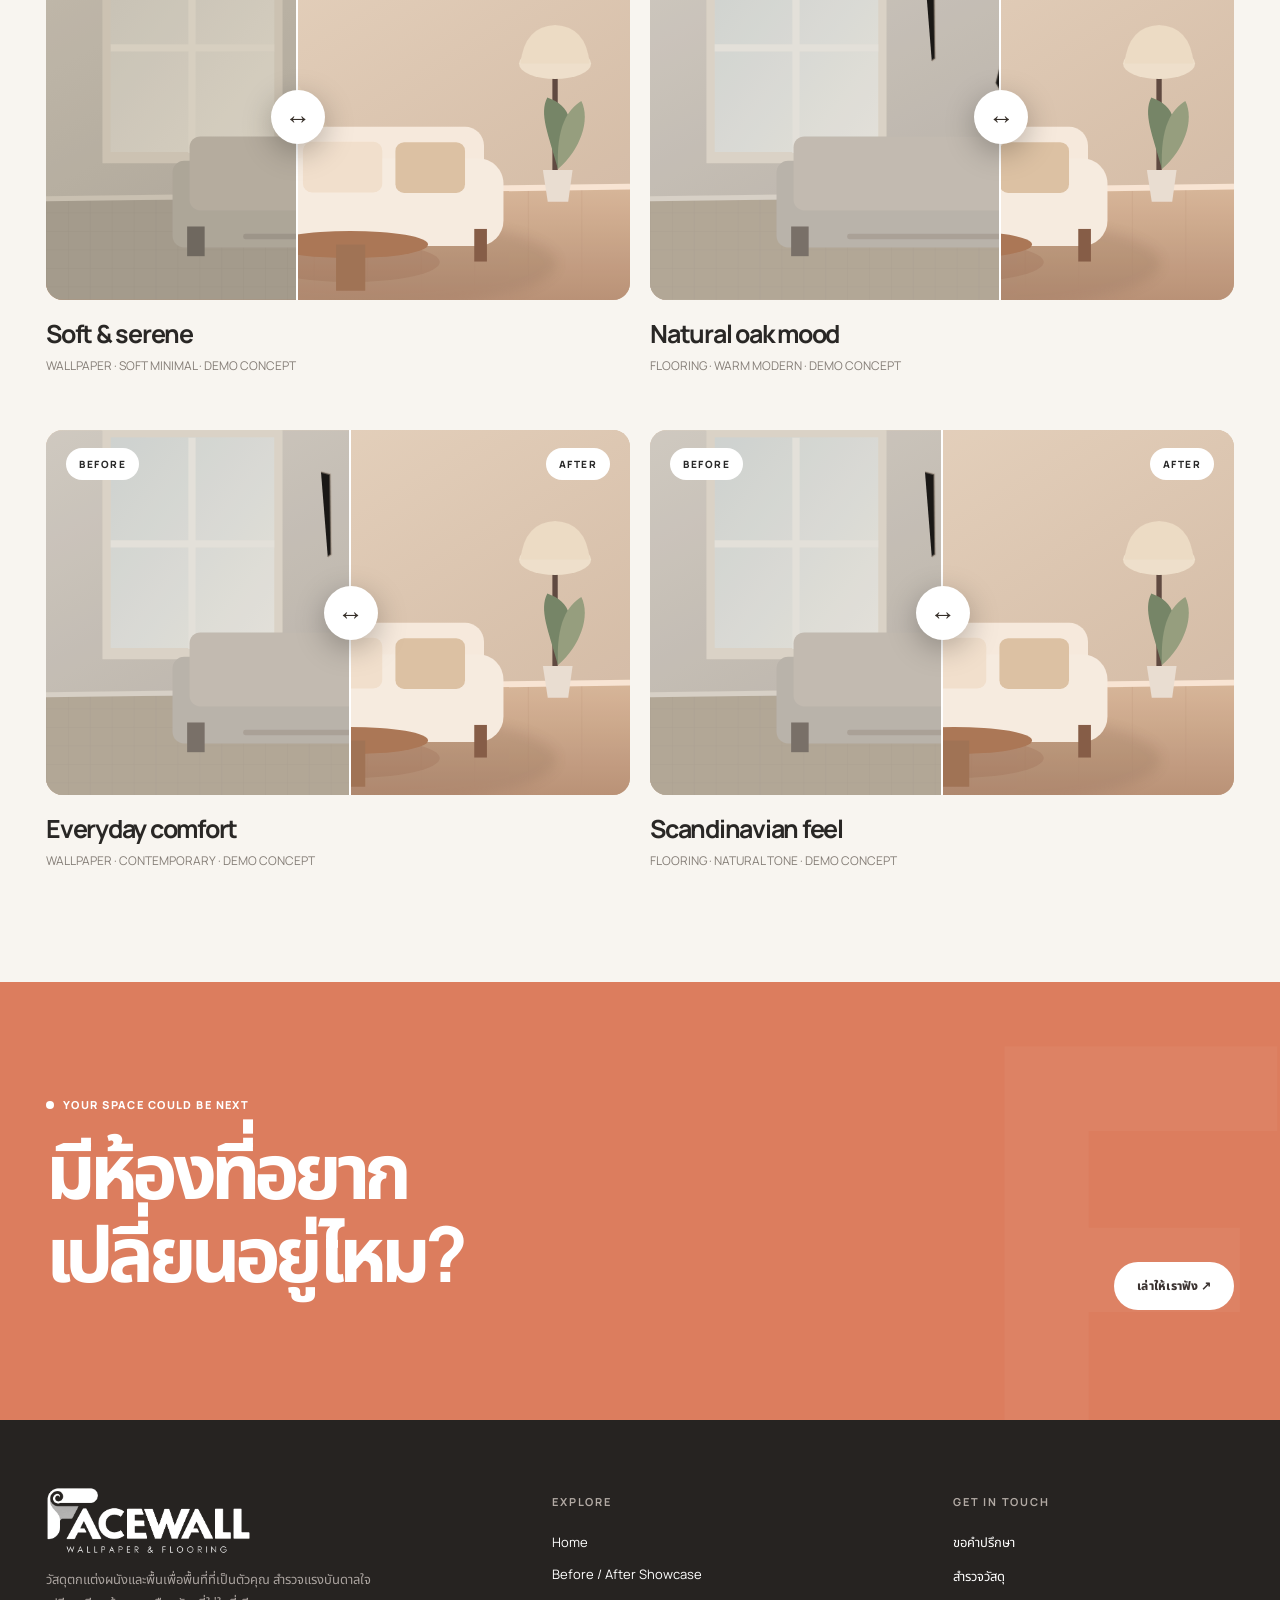
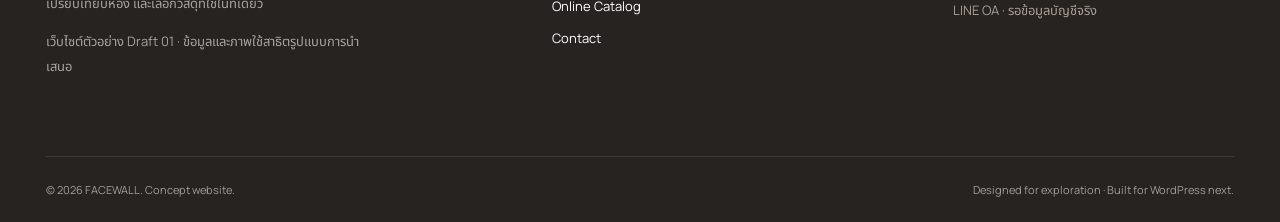
<file: showcase.html>
<!doctype html><html lang="th"><head><meta charset="utf-8"><meta name="viewport" content="width=device-width,initial-scale=1"><meta name="description" content="ดูตัวอย่างแนวคิดการเปลี่ยนห้อง และทดลองลากเปรียบเทียบ Before After"><meta name="robots" content="noindex,nofollow"><meta name="theme-color" content="#dc7d5e"><title>Before & After | FACEWALL</title><link rel="icon" type="image/svg+xml" href="assets/favicon.svg"><link rel="preconnect" href="https://fonts.googleapis.com"><link rel="preconnect" href="https://fonts.gstatic.com" crossorigin><link rel="stylesheet" href="css/style.css"></head><body data-page="showcase"><header class="site-header"><div class="nav container"><a class="logo-link" href="index.html" aria-label="FACEWALL Home"><img src="assets/facewall-logo-white.png" alt="FACEWALL — Wallpaper & Flooring"></a><nav class="nav-links" id="main-navigation" aria-label="เมนูหลัก"><a href="index.html" class="" >หน้าแรก</a><a href="showcase.html" class="active" aria-current="page">Before / After</a><a href="catalog.html" class="" >Catalog</a><a href="contact.html" class="" >ติดต่อเรา</a></nav><div class="nav-actions"><a href="contact.html" class="pill pill-white">ปรึกษาเรื่องวัสดุ <span aria-hidden="true">↗</span><span class="header-count" data-inquiry-count hidden>0</span></a><button class="mobile-menu-btn" type="button" id="menu-toggle" aria-label="เปิดเมนู" aria-expanded="false" aria-controls="main-navigation">☰</button></div></div></header><main id="main-content"><section class="page-hero"><div class="container"><span class="tag accent">THE TRANSFORMATION GALLERY · 01/04</span><div class="top-row"><h1>Before<b>/</b><br>After.</h1><p>เพราะบางครั้ง ความเปลี่ยนแปลงที่ดีที่สุดเริ่มจากพื้นผิว ลองลากแถบเพื่อดูการเปลี่ยนบรรยากาศของห้องในตัวอย่างสาธิตของเรา</p></div></div></section><section class="showcase-main"><div class="container"><div class="notice" style="margin-bottom:40px"><span>✳</span><div><strong>ภาพจำลองประกอบ Draft 01</strong> ตัวอย่างด้านล่างใช้ภาพจำลองและภาพที่ปรับโทนเพื่อทดสอบการเลื่อน Before/After ยังไม่ใช่ภาพผลงานของ FACEWALL เมื่อมีไฟล์ก่อน–หลังที่ถ่ายจากมุมเดียวกัน จะสามารถแทนที่ได้ทันที</div></div><div class="case-feature"><div class="compare" data-compare style="--split:56%"><img class="compare-img" src="assets/room-illustration.svg" alt="ภาพจำลองห้องหลังปรับปรุง"><img class="compare-img compare-before" src="assets/room-before.svg" alt="ภาพจำลองห้องก่อนปรับปรุง"><span class="compare-label before">BEFORE</span><span class="compare-label after">AFTER</span><span class="compare-handle"></span><input class="compare-range" type="range" min="0" max="100" value="56" aria-label="เปรียบเทียบก่อนหลังโปรเจกต์ตัวอย่างหลัก"></div><div class="case-caption"><span class="tag accent">FEATURED / CONCEPT 001</span><h2>Warm living,<br>new perspective.</h2><p>แนวทางนำเสนอการเปลี่ยนห้องนั่งเล่นเดิมให้รู้สึกอบอุ่นและทันสมัยด้วยผนังเนื้อสัมผัสและพื้นโทนอ่อน</p><div class="meta">ประเภท: Wallpaper + Flooring<br>สไตล์: Warm Minimal<br>สถานะ: Concept Example</div><a href="catalog.html" class="pill pill-dark">เลือกวัสดุสำหรับห้องนี้ ↗</a></div></div><div style="display:flex;justify-content:space-between;align-items:end;gap:20px;margin-top:100px;flex-wrap:wrap"><div><span class="tag accent">EXPLORE BY PROJECT TYPE</span><h2 class="section-heading" style="margin-bottom:8px">Every room has a story.</h2></div></div><div class="filter-row" id="case-filters"><button class="chip active" data-case-filter="all" aria-pressed="true">ทั้งหมด</button><button class="chip" data-case-filter="wallpaper" aria-pressed="false">Wallpaper</button><button class="chip" data-case-filter="flooring" aria-pressed="false">Flooring</button></div><div class="case-list"><article class="case-item" data-case-type="wallpaper"><div class="compare" data-compare style="--split:43%"><img class="compare-img" src="https://images.unsplash.com/photo-1616486338812-3dadae4b4ace?auto=format&fit=crop&w=1400&q=82" alt="ตัวอย่างห้องพักแต่งผนัง" loading="lazy" onerror="this.onerror=null;this.src='assets/room-illustration.svg'"><img class="compare-img compare-before compare-fallback-before" src="assets/room-before.svg" alt="ภาพห้องตัวอย่างก่อนแต่ง"><span class="compare-label before">BEFORE</span><span class="compare-label after">AFTER</span><span class="compare-handle"></span><input class="compare-range" type="range" value="43" min="0" max="100" aria-label="เปรียบเทียบภาพห้องโทนอ่อน"></div><h3>Soft & serene</h3><p class="meta">WALLPAPER · SOFT MINIMAL · DEMO CONCEPT</p></article><article class="case-item" data-case-type="flooring"><div class="compare" data-compare style="--split:60%"><img class="compare-img" src="https://images.unsplash.com/photo-1600607687939-ce8a6c25118c?auto=format&fit=crop&w=1400&q=82" alt="ตัวอย่างพื้นที่ห้องพื้นไม้" loading="lazy" onerror="this.onerror=null;this.src='assets/room-illustration.svg'"><img class="compare-img compare-before" src="assets/room-before.svg" alt="ภาพก่อนในตัวอย่าง"><span class="compare-label before">BEFORE</span><span class="compare-label after">AFTER</span><span class="compare-handle"></span><input class="compare-range" type="range" value="60" min="0" max="100" aria-label="เปรียบเทียบตัวอย่างห้องพื้นไม้"></div><h3>Natural oak mood</h3><p class="meta">FLOORING · WARM MODERN · DEMO CONCEPT</p></article><article class="case-item" data-case-type="wallpaper"><div class="compare" data-compare style="--split:52%"><img class="compare-img" src="https://images.unsplash.com/photo-1600210492486-724fe5c67fb0?auto=format&fit=crop&w=1400&q=82" alt="ตัวอย่างห้องนั่งเล่นตกแต่งโทนอบอุ่น" loading="lazy" onerror="this.onerror=null;this.src='assets/room-illustration.svg'"><img class="compare-img compare-before" src="assets/room-before.svg" alt="ภาพจำลองห้องเดิม"><span class="compare-label before">BEFORE</span><span class="compare-label after">AFTER</span><span class="compare-handle"></span><input class="compare-range" type="range" value="52" min="0" max="100" aria-label="เปรียบเทียบตัวอย่างห้องนั่งเล่น"></div><h3>Everyday comfort</h3><p class="meta">WALLPAPER · CONTEMPORARY · DEMO CONCEPT</p></article><article class="case-item" data-case-type="flooring"><div class="compare" data-compare style="--split:50%"><img class="compare-img" src="assets/room-illustration.svg" alt="ภาพจำลองหลังปรับแต่งพื้น"><img class="compare-img compare-before" src="assets/room-before.svg" alt="ภาพจำลองก่อนปรับแต่งพื้น"><span class="compare-label before">BEFORE</span><span class="compare-label after">AFTER</span><span class="compare-handle"></span><input class="compare-range" type="range" value="50" min="0" max="100" aria-label="เปรียบเทียบภาพห้องโทนไม้"></div><h3>Scandinavian feel</h3><p class="meta">FLOORING · NATURAL TONE · DEMO CONCEPT</p></article></div></div></section><section class="cta-banner"><div class="container"><div><span class="tag">YOUR SPACE COULD BE NEXT</span><h2>มีห้องที่อยาก<br>เปลี่ยนอยู่ไหม?</h2></div><a href="contact.html" class="pill pill-white">เล่าให้เราฟัง ↗</a></div></section></main><footer class="site-footer"><div class="container"><div class="footer-grid"><div><a href="index.html"><img class="footer-logo" src="assets/facewall-logo-white.png" alt="FACEWALL Wallpaper & Flooring"></a><p>วัสดุตกแต่งผนังและพื้นเพื่อพื้นที่ที่เป็นตัวคุณ สำรวจแรงบันดาลใจ เปรียบเทียบห้อง และเลือกวัสดุที่ใช่ในที่เดียว</p><p class="meta">เว็บไซต์ตัวอย่าง Draft 01 · ข้อมูลและภาพใช้สาธิตรูปแบบการนำเสนอ</p></div><div><h4>EXPLORE</h4><div class="footer-links"><a href="index.html">Home</a><a href="showcase.html">Before / After Showcase</a><a href="catalog.html">Online Catalog</a><a href="contact.html">Contact</a></div></div><div><h4>GET IN TOUCH</h4><div class="footer-links"><a href="contact.html">ขอคำปรึกษา</a><a href="catalog.html">สำรวจวัสดุ</a><span style="color:#a99e96">LINE OA · รอข้อมูลบัญชีจริง</span></div></div></div><div class="footer-end"><span>© <span id="year">2026</span> <span data-brand-name>FACEWALL</span>. Concept website.</span><span>Designed for exploration · Built for WordPress next.</span></div></div></footer><div id="toast" class="toast" role="status" aria-live="polite"></div><script src="js/config.js"></script><script src="js/products.js"></script><script src="js/app.js"></script></body></html>
</file>
<file: css/style.css>
@import url('https://fonts.googleapis.com/css2?family=DM+Sans:wght@400;500;600;700;800&family=Manrope:wght@400;500;600;700;800&family=Noto+Sans+Thai:wght@400;500;600;700;800&display=swap');
:root{--coral:#dc7d5e;--coral-dark:#c9684b;--cream:#f8f5f0;--ink:#292725;--muted:#847d76;--line:#e8e2da;--white:#fff;--radius:20px;--ease:cubic-bezier(.2,.8,.2,1);--content:1376px}*{box-sizing:border-box}html{scroll-behavior:smooth}body{margin:0;font-family:'Manrope','Noto Sans Thai',Arial,sans-serif;color:var(--ink);background:var(--cream);-webkit-font-smoothing:antialiased}button,input,select,textarea{font:inherit}button,a{-webkit-tap-highlight-color:transparent}a{text-decoration:none;color:inherit}button{cursor:pointer}img{display:block;max-width:100%}::selection{background:#efad90;color:#241c1a}:focus-visible{outline:3px solid #3475db;outline-offset:4px}.container{width:min(calc(100% - 92px),var(--content));margin-inline:auto}.eyebrow{font-family:'DM Sans','Noto Sans Thai',sans-serif;font-weight:800;font-size:11px;letter-spacing:.18em;text-transform:uppercase}.tag{display:inline-flex;align-items:center;gap:9px;letter-spacing:.13em;text-transform:uppercase;font-size:11px;font-weight:800}.tag:before{content:"";display:block;width:8px;height:8px;border-radius:50%;background:currentColor}.muted{color:var(--muted)}.meta{font-size:12px;line-height:1.8;color:var(--muted)}.display{font-size:clamp(48px,7.2vw,111px);letter-spacing:-.084em;line-height:1.04;margin:0;font-weight:800}.section-heading{font-size:clamp(38px,5.1vw,78px);font-weight:800;line-height:1.14;letter-spacing:-.06em;margin:14px 0 20px}.section-lead{font-size:16px;color:#6c655e;line-height:1.95;max-width:540px}.accent{color:var(--coral)}.pill{display:inline-flex;align-items:center;justify-content:center;gap:14px;min-height:48px;border-radius:100px;padding:12px 22px;font-weight:800;font-size:12px;letter-spacing:.02em;line-height:1.3;border:1px solid transparent;transition:transform .25s var(--ease),background .25s,color .25s,border .25s}.pill:hover{transform:translateY(-3px)}.pill-white{background:white;color:#332b29}.pill-dark{background:var(--ink);color:#fff}.pill-coral{background:var(--coral);color:#fff}.pill-outline{border:1px solid currentColor;color:inherit;background:transparent}.pill-plain{background:#f0eae3;color:#473e39}.pill:disabled{opacity:.5;cursor:not-allowed}.round-arrow{font-size:18px;font-weight:400}.site-header{height:82px;background:var(--coral);color:white;z-index:80;position:sticky;top:0;transition:box-shadow .3s}.site-header.is-scrolled{box-shadow:0 8px 22px #5b312520}.nav{height:100%;display:flex;align-items:center;justify-content:space-between;gap:25px}.logo-link{display:block;width:205px;flex:0 0 205px}.logo-link img{width:100%;height:auto}.nav-links{display:flex;align-items:center;gap:32px;margin-left:auto}.nav-links>a:not(.pill){font-size:12px;font-weight:700;opacity:.85;transition:opacity .2s}.nav-links>a.active,.nav-links>a:hover{opacity:1}.nav-links>a.active{border-bottom:1px solid #fff;padding-bottom:6px}.nav-actions{display:flex;align-items:center;gap:10px}.header-count{font-size:10px;background:var(--ink);color:white;min-width:17px;height:17px;border-radius:100%;display:inline-grid;place-items:center}.mobile-menu-btn{display:none;background:none;border:1px solid #ffffff75;border-radius:50%;width:43px;height:43px;color:#fff;align-items:center;justify-content:center;font-size:23px}.hero{background:var(--coral);color:white;overflow:hidden}.hero-inner{min-height:660px;display:grid;grid-template-columns:1fr 49%;gap:0;align-items:center;padding:48px 0 75px;position:relative}.hero-copy{padding:30px 15px 20px 0;z-index:2}.hero-copy h1{font-size:clamp(53px,6.3vw,97px);font-weight:800;letter-spacing:-.078em;line-height:1.13;margin:28px 0 25px}.hero-copy h1 em{font-style:normal;font-weight:400;color:#fff5ed}.hero-copy>p{font-size:15px;line-height:1.95;color:#fff7ee;max-width:445px;margin-bottom:30px}.hero-buttons{display:flex;align-items:center;gap:12px;flex-wrap:wrap}.hero-visual{position:relative;height:570px;margin-right:-3vw}.hero-visual .room-img{width:100%;height:100%;object-fit:cover;border-radius:240px 8px 8px 8px;background:#e4ccb7}.hero-sticker{position:absolute;left:-58px;bottom:35px;background:#fff;color:var(--ink);width:128px;height:128px;border-radius:100%;display:grid;place-items:center;text-align:center;transform:rotate(-10deg);box-shadow:0 10px 40px #883b2e22}.hero-sticker b{font-size:12px;line-height:1.35;letter-spacing:-.03em}.hero-edge{position:absolute;right:-20px;top:90px;writing-mode:vertical-rl;font-size:11px;letter-spacing:.19em;font-weight:700;opacity:.8}.hero-bottom{position:absolute;bottom:20px;left:0;width:100%;display:flex;justify-content:space-between;align-items:center;font-size:11px;letter-spacing:.09em;opacity:.86}.ticker{background:#f2ebe4;overflow:hidden;border-bottom:1px solid var(--line);color:#7e685b}.ticker-track{display:flex;gap:60px;width:max-content;animation:marquee 38s linear infinite;padding:22px 0;font-size:12px;font-weight:800;letter-spacing:.2em;white-space:nowrap}.ticker-track span:after{content:' ✳ ';color:var(--coral);margin-left:60px}@keyframes marquee{to{transform:translateX(-50%)}}.section{padding:116px 0}.intro-grid{display:grid;grid-template-columns:1fr 1fr;align-items:end;gap:40px;margin-bottom:45px}.intro-grid .section-heading{max-width:770px}.category-grid{display:grid;grid-template-columns:1fr 1fr;gap:20px}.category-card{border-radius:16px;overflow:hidden;position:relative;min-height:510px;background:#d5c4b2;color:white}.category-card img{position:absolute;inset:0;width:100%;height:100%;object-fit:cover;transition:transform .8s var(--ease)}.category-card:hover img{transform:scale(1.07)}.category-card:after{content:'';position:absolute;inset:0;background:linear-gradient(0deg,#16130fc5 0%,transparent 65%)}.category-inner{position:absolute;inset:auto 33px 33px;z-index:1;display:flex;justify-content:space-between;align-items:end;gap:15px}.category-inner h3{font-size:clamp(30px,4vw,55px);margin:8px 0 2px;letter-spacing:-.06em}.circle-icon{width:54px;height:54px;display:grid;place-items:center;border-radius:100%;background:white;color:var(--ink);font-size:25px;flex-shrink:0}.big-statement{background:var(--ink);color:white;overflow:hidden;padding:120px 0}.statement-grid{display:grid;grid-template-columns:1fr 1fr;gap:60px;align-items:center}.statement-grid h2{font-size:clamp(45px,5.7vw,84px);line-height:1.12;letter-spacing:-.07em;margin:16px 0 29px}.statement-grid p{line-height:1.95;color:#b9b1a9;font-size:14px;max-width:420px}.statement-image{height:500px;position:relative}.statement-image img{width:100%;height:100%;object-fit:cover;border-radius:220px 10px 10px 10px}.small-index{font-size:11px;font-weight:800;letter-spacing:.16em;color:#c4ada1}.statement-image .quote-badge{position:absolute;right:-22px;bottom:25px;border-radius:8px;padding:24px 28px;background:var(--coral);color:white;max-width:195px;font-size:15px;line-height:1.5;font-weight:700}.feature-stage{display:grid;grid-template-columns:42% 1fr;align-items:center;gap:55px}.feature-stage h2{font-size:clamp(40px,5vw,69px);letter-spacing:-.06em;line-height:1.14;margin:20px 0}.feature-stage p{color:#746d67;line-height:1.95}.feature-stage .pill{margin-top:20px}.compare{--split:52%;position:relative;overflow:hidden;border-radius:17px;min-height:340px;height:clamp(350px,43vw,585px);background:#d8c0aa;isolation:isolate;touch-action:pan-y;user-select:none}.compare-img{position:absolute;inset:0;width:100%;height:100%;object-fit:cover}.compare-before{clip-path:inset(0 calc(100% - var(--split)) 0 0);z-index:1}.compare-fallback-before{filter:saturate(.50) sepia(.24) brightness(.88)}.compare-handle{position:absolute;left:var(--split);top:0;bottom:0;z-index:3;border-left:2px solid white;pointer-events:none;transform:translateX(-50%)}.compare-handle:after{content:'↔';position:absolute;top:50%;left:0;transform:translate(-50%,-50%);width:54px;height:54px;border-radius:50%;background:#fff;display:grid;place-items:center;box-shadow:0 8px 30px #0004;color:#362f29;font-size:26px}.compare-range{appearance:none;position:absolute;inset:0;width:100%;height:100%;z-index:5;cursor:ew-resize;opacity:0;margin:0}.compare-label{position:absolute;top:18px;z-index:4;padding:9px 13px;border-radius:100px;background:#fff;color:#292929;font-size:10px;font-weight:800;letter-spacing:.15em;pointer-events:none}.compare-label.before{left:20px}.compare-label.after{right:20px}.compare-caption{display:block;margin-top:15px;font-size:11px;line-height:1.7;color:#898078}.products-band{background:#eee7df}.products-header{display:flex;justify-content:space-between;align-items:end;gap:25px;margin-bottom:32px}.product-grid{display:grid;grid-template-columns:repeat(3,minmax(0,1fr));gap:19px}.product-card{min-width:0;border:1px solid #e8dfd6;background:#fff;border-radius:14px;overflow:hidden;transition:box-shadow .3s,transform .3s}.product-card:hover{transform:translateY(-5px);box-shadow:0 15px 30px #30201c0e}.product-art{height:265px;position:relative;background:#efe6dd;overflow:hidden}.product-art .texture{width:100%;height:100%;transition:transform .65s}.product-card:hover .texture{transform:scale(1.07)}.product-art .asset-tag{position:absolute;top:15px;left:15px;background:#fffcf6ed;color:#58483f;font-size:10px;font-weight:800;letter-spacing:.08em;padding:9px 13px;border-radius:100px}.product-art .heart{position:absolute;right:15px;top:14px;background:#ffffffeb;color:#49332a;border:none;border-radius:100%;font-size:19px;width:36px;height:36px}.product-art .heart.is-active{color:#d26c51}.product-info{padding:22px}.product-info>small{font-size:10px;color:#968b81;letter-spacing:.12em;font-weight:800}.product-info h3{font-size:22px;line-height:1.3;letter-spacing:-.045em;margin:8px 0}.product-info p{color:#938b85;font-size:12px;margin:0 0 16px}.product-info .card-bottom{display:flex;align-items:center;justify-content:space-between;gap:7px;border-top:1px solid #f0ece6;padding-top:15px}.text-link{border:none;background:none;padding:4px 0;color:var(--coral-dark);font-weight:800;font-size:12px}.texture{position:relative;overflow:hidden;background-color:var(--tone,#d6b8a2)}.texture:after{content:"";position:absolute;inset:0;pointer-events:none;mix-blend-mode:multiply;opacity:.53}.texture-linen{background:repeating-linear-gradient(90deg,#e7dbcc 0,#dfd1bf 1px,#ebe0d3 3px,#e4d6c5 5px)}.texture-linen:after{background:repeating-linear-gradient(0deg,#d3c5b5 0,#fff9 1px,transparent 4px,transparent 7px)}.texture-stone{background:radial-gradient(ellipse at 18% 24%,#f6ece1,#d7c5b6 50%,#b8a292 100%)}.texture-stone:after{background:repeating-linear-gradient(16deg,transparent 0,transparent 9px,#b8a69830 10px,#b8a69815 12px)}.texture-oak{background:repeating-linear-gradient(90deg,#bd9270 0px,#d5b495 35px,#c39c7c 72px,#aa8265 90px,#dfc3a5 110px);}.texture-oak:after{background:repeating-linear-gradient(88deg,transparent 0,transparent 4px,#5b3b2b19 5px,#fff5 7px,#a8765430 9px,transparent 12px)}.texture-walnut{background:repeating-linear-gradient(90deg,#5d4436 0,#86644f 40px,#6d4e3a 72px,#a78264 90px,#624636 123px)}.texture-walnut:after{background:repeating-linear-gradient(92deg,#371e1615 0,transparent 3px,#ddc6ab26 5px,transparent 9px)}.texture-botanical{background:#deded0}.texture-botanical:after{opacity:.27;background:repeating-radial-gradient(ellipse at 75% 30%,#627762 0 2px,transparent 5px 60px),repeating-radial-gradient(ellipse at 21% 68%,#84977d 0 3px,transparent 5px 70px)}.texture-ribbed{background:repeating-linear-gradient(90deg,#ccb39e 0,#e5d7c9 12px,#bba087 15px,#dcc5b3 30px)}.texture-terrazzo{background:radial-gradient(ellipse at 10% 10%,#bca497 0 2%,transparent 2.4%),radial-gradient(ellipse at 78% 43%,#dbc2b1 0 1%,transparent 1.6%),radial-gradient(ellipse at 34% 74%,#a8a198 0 2%,transparent 2.5%),#e9dfd5;background-size:85px 95px,110px 110px,97px 85px}.texture-ash{background:repeating-linear-gradient(90deg,#d8c9b9 0,#f0e6d8 19px,#d4c0aa 48px,#e3d6c8 81px)}.texture-blush{background:radial-gradient(circle at 70% 40%,#efdbd1,#d8afa5)}.texture-concrete{background:radial-gradient(circle at 10% 10%,#d2d1cb,#b5b3aa 60%,#a4a398)}.texture-herringbone{background:repeating-linear-gradient(55deg,#b39170 0 9px,#e3c7a7 10px 19px,#d2aa86 20px 29px)}.texture-charcoal{background:repeating-linear-gradient(90deg,#585653 0,#686661 35px,#43413f 67px,#74706c 100px)}.cta-banner{position:relative;background:var(--coral);color:white;overflow:hidden}.cta-banner .container{padding:110px 0;display:flex;align-items:end;justify-content:space-between;gap:35px}.cta-banner h2{font-size:clamp(46px,6vw,90px);letter-spacing:-.075em;line-height:1.08;margin:15px 0}.cta-banner:after{content:'F';position:absolute;right:-10px;top:-150px;font-size:620px;color:#ffffff0a;font-weight:800;pointer-events:none}.site-footer{background:#262321;color:white;padding:67px 0 25px}.footer-grid{display:grid;grid-template-columns:1.3fr 1fr .8fr;gap:50px;margin-bottom:65px}.footer-logo{width:205px}.footer-grid p{font-size:13px;color:#aaa39f;line-height:1.9;max-width:330px}.footer-grid h4{font-size:11px;color:#b2aaa4;letter-spacing:.16em;margin:7px 0 24px}.footer-links{display:grid;gap:14px;font-size:13px}.footer-links a:hover{color:#e79779}.footer-end{display:flex;justify-content:space-between;gap:20px;padding-top:25px;border-top:1px solid #403b38;color:#a59c96;font-size:11px}.page-hero{background:var(--cream);padding:92px 0 78px}.page-hero .top-row{display:flex;justify-content:space-between;gap:30px;align-items:end}.page-hero h1{font-size:clamp(64px,9vw,132px);letter-spacing:-.09em;line-height:1.03;margin:20px 0 0}.page-hero p{max-width:410px;line-height:1.9;color:#7b736d;font-size:14px}.page-hero b{color:var(--coral)}.filter-row{display:flex;gap:8px;flex-wrap:wrap;margin:15px 0 27px}.chip{border:1px solid #ddd5cd;border-radius:100px;padding:12px 20px;background:transparent;font-size:12px;font-weight:800;color:#716962;transition:.2s}.chip:hover,.chip.active{background:var(--ink);border-color:var(--ink);color:white}.showcase-main{padding:0 0 110px}.case-feature{display:grid;grid-template-columns:1.65fr .6fr;gap:32px;align-items:center}.case-caption{display:flex;flex-direction:column;align-items:start;gap:16px}.case-caption h2{font-size:clamp(28px,3.7vw,52px);line-height:1.15;letter-spacing:-.055em;margin:0}.case-caption p{color:#7f756e;font-size:13px;line-height:1.95}.case-list{display:grid;grid-template-columns:1fr 1fr;gap:54px 20px;margin-top:80px}.case-item .compare{height:365px;min-height:365px}.case-item h3{font-size:25px;letter-spacing:-.05em;margin:16px 0 4px}.case-item .meta{margin:0}.notice{display:flex;gap:12px;align-items:flex-start;border:1px solid #e8cbb6;background:#fff7f1;border-radius:13px;padding:16px 18px;color:#785c4e;font-size:12px;line-height:1.8}.notice strong{color:#a95d45}.catalog-wrap{padding-bottom:110px}.catalog-toolbar{display:flex;align-items:center;gap:16px;justify-content:space-between;margin-bottom:24px}.search-wrap{flex:1;max-width:460px;position:relative}.search-wrap input{height:49px;padding:0 20px 0 46px;border:1px solid #e3dad0;background:white;border-radius:100px;width:100%;outline-offset:2px}.search-wrap:before{content:'⌕';font-size:27px;position:absolute;left:18px;top:5px;color:#a49b91}.catalog-count{font-size:12px;color:#887e74;font-weight:700}.catalog-layout{display:grid;grid-template-columns:224px 1fr;gap:35px}.filters-panel{border-top:1px solid var(--line);padding-top:18px}.filters-panel h3{font-size:13px;letter-spacing:.08em;text-transform:uppercase;margin:13px 0 22px}.filter-block{border-bottom:1px solid var(--line);padding:15px 0 22px}.filter-block h4{font-size:12px;margin:4px 0 14px}.option-list{display:flex;flex-direction:column;gap:9px}.option-list label{display:flex;align-items:center;gap:9px;font-size:12px;color:#716862;cursor:pointer}.option-list input{accent-color:var(--coral);width:16px;height:16px}.filter-reset{background:none;border:0;color:var(--coral-dark);font-size:12px;font-weight:800;padding:17px 0}.catalog-layout .product-grid{grid-template-columns:repeat(3,minmax(0,1fr))}.catalog-layout .product-art{height:240px}.empty{grid-column:1/-1;padding:65px 25px;border:1px dashed #cec0b5;border-radius:14px;text-align:center;color:#8a8076}.empty h3{color:#352f2b}.modal-backdrop{position:fixed;inset:0;background:#1d1818b8;z-index:101;display:none;align-items:center;justify-content:center;padding:20px;backdrop-filter:blur(4px)}.modal-backdrop.open{display:flex}.modal-box{width:min(820px,100%);background:white;display:grid;grid-template-columns:43% 1fr;border-radius:20px;overflow:hidden;max-height:min(90vh,700px);box-shadow:0 25px 90px #0004}.modal-visual{min-height:440px}.modal-details{position:relative;padding:46px 36px;overflow:auto}.modal-close{position:absolute;right:16px;top:12px;width:35px;height:35px;border:0;background:#f4f1ee;border-radius:50%;font-size:23px}.modal-details h2{font-size:33px;letter-spacing:-.06em;margin:10px 0}.modal-details p{color:#85796f;font-size:13px;line-height:1.85}.modal-spec{border-top:1px solid var(--line);margin-top:22px;padding-top:18px;display:grid;gap:14px;font-size:12px}.modal-spec>div{display:flex;justify-content:space-between;gap:10px}.modal-spec span{color:#897b71}.modal-actions{display:flex;flex-wrap:wrap;gap:9px;margin-top:25px}.contact-section{padding:20px 0 110px}.contact-grid{display:grid;grid-template-columns:.85fr 1.15fr;gap:100px}.contact-info{padding:35px 0}.contact-info h2{font-size:clamp(34px,4.5vw,62px);letter-spacing:-.065em;line-height:1.16;margin:15px 0}.contact-info p{font-size:14px;color:#887d73;line-height:1.95}.contact-method{display:flex;gap:18px;align-items:center;padding:23px 0;border-bottom:1px solid var(--line)}.contact-method .icon{width:49px;height:49px;background:#eee5dd;border-radius:50%;display:grid;place-items:center;font-size:22px}.contact-method strong{display:block;font-size:13px}.contact-method small{display:block;color:#8b7d75;font-size:12px;margin-top:4px}.contact-form{background:white;border:1px solid #f0e7dc;border-radius:19px;padding:40px}.contact-form h3{font-size:27px;letter-spacing:-.05em;margin:0 0 9px}.form-grid{display:grid;grid-template-columns:1fr 1fr;gap:18px}.field{display:flex;flex-direction:column;gap:8px;margin:19px 0}.field label{font-size:12px;font-weight:800}.field input,.field select,.field textarea{background:#f9f7f4;border:1px solid #e6ddd5;border-radius:10px;padding:14px 15px;color:#35302b;font-size:13px;width:100%;outline-offset:2px}.field textarea{resize:vertical;min-height:120px}.field input:focus,.field select:focus,.field textarea:focus{border-color:var(--coral)}.selected-products{border:1px solid #eee1d9;background:#fcf9f6;border-radius:12px;padding:15px;margin-top:14px;display:grid;gap:10px}.selected-products strong{font-size:12px}.selected-item{display:flex;justify-content:space-between;gap:15px;align-items:center;font-size:12px}.selected-item button{border:0;background:transparent;color:var(--coral-dark);font-weight:800}.form-actions{display:flex;align-items:center;justify-content:space-between;flex-wrap:wrap;gap:13px;margin-top:20px}.toast{position:fixed;bottom:23px;right:23px;max-width:min(410px,calc(100% - 40px));padding:15px 19px;background:#292725;color:white;font-size:12px;line-height:1.65;border-radius:12px;box-shadow:0 18px 50px #0003;z-index:120;transform:translateY(120px);opacity:0;transition:transform .3s,opacity .3s}.toast.is-on{transform:translateY(0);opacity:1}.reveal{opacity:1;transform:none}.reveal.visible{animation:reveal-rise .75s var(--ease) both}@keyframes reveal-rise{from{opacity:.65;transform:translateY(12px)}to{opacity:1;transform:translateY(0)}}.header-count[hidden]{display:none!important}
@media(min-width:1600px){.hero-visual{margin-right:0}}@media(max-width:1090px){.container{width:min(calc(100% - 52px),var(--content))}.nav-links{gap:19px}.logo-link{width:165px;flex-basis:165px}.hero-inner{min-height:590px}.hero-copy h1{font-size:clamp(48px,5.6vw,70px)}.hero-visual{height:480px}.catalog-layout{grid-template-columns:185px 1fr;gap:23px}.catalog-layout .product-grid{grid-template-columns:repeat(2,1fr)}}@media(max-width:760px){.container{width:min(calc(100% - 36px),var(--content))}.site-header{height:69px}.logo-link{width:159px;flex-basis:159px}.mobile-menu-btn{display:flex}.nav-actions>.pill{display:none}.nav-links{position:absolute;top:69px;left:0;right:0;background:#d97657;display:none;flex-direction:column;align-items:stretch;padding:22px 25px 30px;gap:23px;box-shadow:0 20px 30px #3f1f1726}.nav-links.open{display:flex}.nav-links>a:not(.pill){font-size:15px}.nav-links .pill{width:max-content}.hero-inner{display:flex;flex-direction:column;align-items:stretch;padding:37px 0 60px;min-height:0}.hero-copy{padding:0}.hero-copy h1{font-size:clamp(48px,11vw,78px);margin:21px 0}.hero-copy>p{font-size:13px}.hero-visual{height:clamp(310px,75vw,520px);margin:35px 0 0}.hero-visual .room-img{border-radius:150px 9px 9px 9px}.hero-sticker{width:100px;height:100px;left:auto;right:-5px;bottom:-18px}.hero-sticker b{font-size:10px}.hero-bottom,.hero-edge{display:none}.section{padding:72px 0}.intro-grid,.statement-grid,.feature-stage,.contact-grid{grid-template-columns:1fr;gap:25px}.intro-grid{margin-bottom:25px}.section-heading{margin-bottom:13px}.section-lead{font-size:13px}.category-grid{grid-template-columns:1fr;gap:13px}.category-card{min-height:380px}.category-inner{inset:auto 23px 23px}.big-statement{padding:75px 0}.statement-grid h2{font-size:51px}.statement-image{height:360px}.statement-image .quote-badge{right:8px;bottom:12px}.feature-stage{gap:30px}.compare{height:380px;min-height:270px}.products-header{align-items:start;flex-direction:column}.product-grid{grid-template-columns:repeat(2,minmax(0,1fr));gap:12px}.product-art{height:190px}.product-info{padding:16px}.product-info h3{font-size:17px}.product-info p{font-size:11px}.product-info .card-bottom{display:grid;gap:8px}.cta-banner .container{padding:72px 0;align-items:start;flex-direction:column}.cta-banner h2{font-size:57px}.footer-grid{grid-template-columns:1fr 1fr;gap:35px}.footer-grid>div:first-child{grid-column:1/-1}.footer-end{flex-direction:column}.page-hero{padding:56px 0 40px}.page-hero .top-row{display:block}.page-hero h1{font-size:clamp(65px,13vw,96px)}.page-hero p{font-size:13px}.case-feature{grid-template-columns:1fr}.case-list{margin-top:43px;grid-template-columns:1fr}.case-item .compare{height:330px;min-height:300px}.showcase-main{padding-bottom:70px}.catalog-layout{grid-template-columns:1fr}.filters-panel{display:block}.filters-panel h3{margin:0 0 9px}.filters-columns{display:grid;grid-template-columns:repeat(3,1fr);gap:10px}.filter-block{border:0;padding:5px 0}.catalog-toolbar{align-items:stretch}.catalog-count{align-self:center}.catalog-wrap{padding-bottom:80px}.contact-grid{gap:8px}.contact-info{padding-top:0}.contact-section{padding-bottom:75px}.contact-form{padding:25px}.modal-box{display:block;max-width:450px;overflow:auto}.modal-visual{height:230px;min-height:230px}.modal-details{padding:29px}.modal-details h2{font-size:25px}}@media(max-width:420px){.hero-copy h1{font-size:47px}.hero-buttons .pill{padding:10px 15px}.product-grid,.catalog-layout .product-grid{grid-template-columns:repeat(2,minmax(0,1fr))}.product-art,.catalog-layout .product-art{height:155px}.product-info h3{font-size:15px}.product-info>small{font-size:9px}.product-art .asset-tag{font-size:9px;padding:7px}.form-grid{grid-template-columns:1fr;gap:0}.filters-columns{grid-template-columns:1fr 1fr}.footer-grid{grid-template-columns:1fr 1fr}.page-hero h1{font-size:60px}}@media(prefers-reduced-motion:reduce){*,*:after,*:before{animation-duration:.01ms!important;scroll-behavior:auto!important;transition-duration:.01ms!important}.reveal{opacity:1;transform:none}}
</file>
